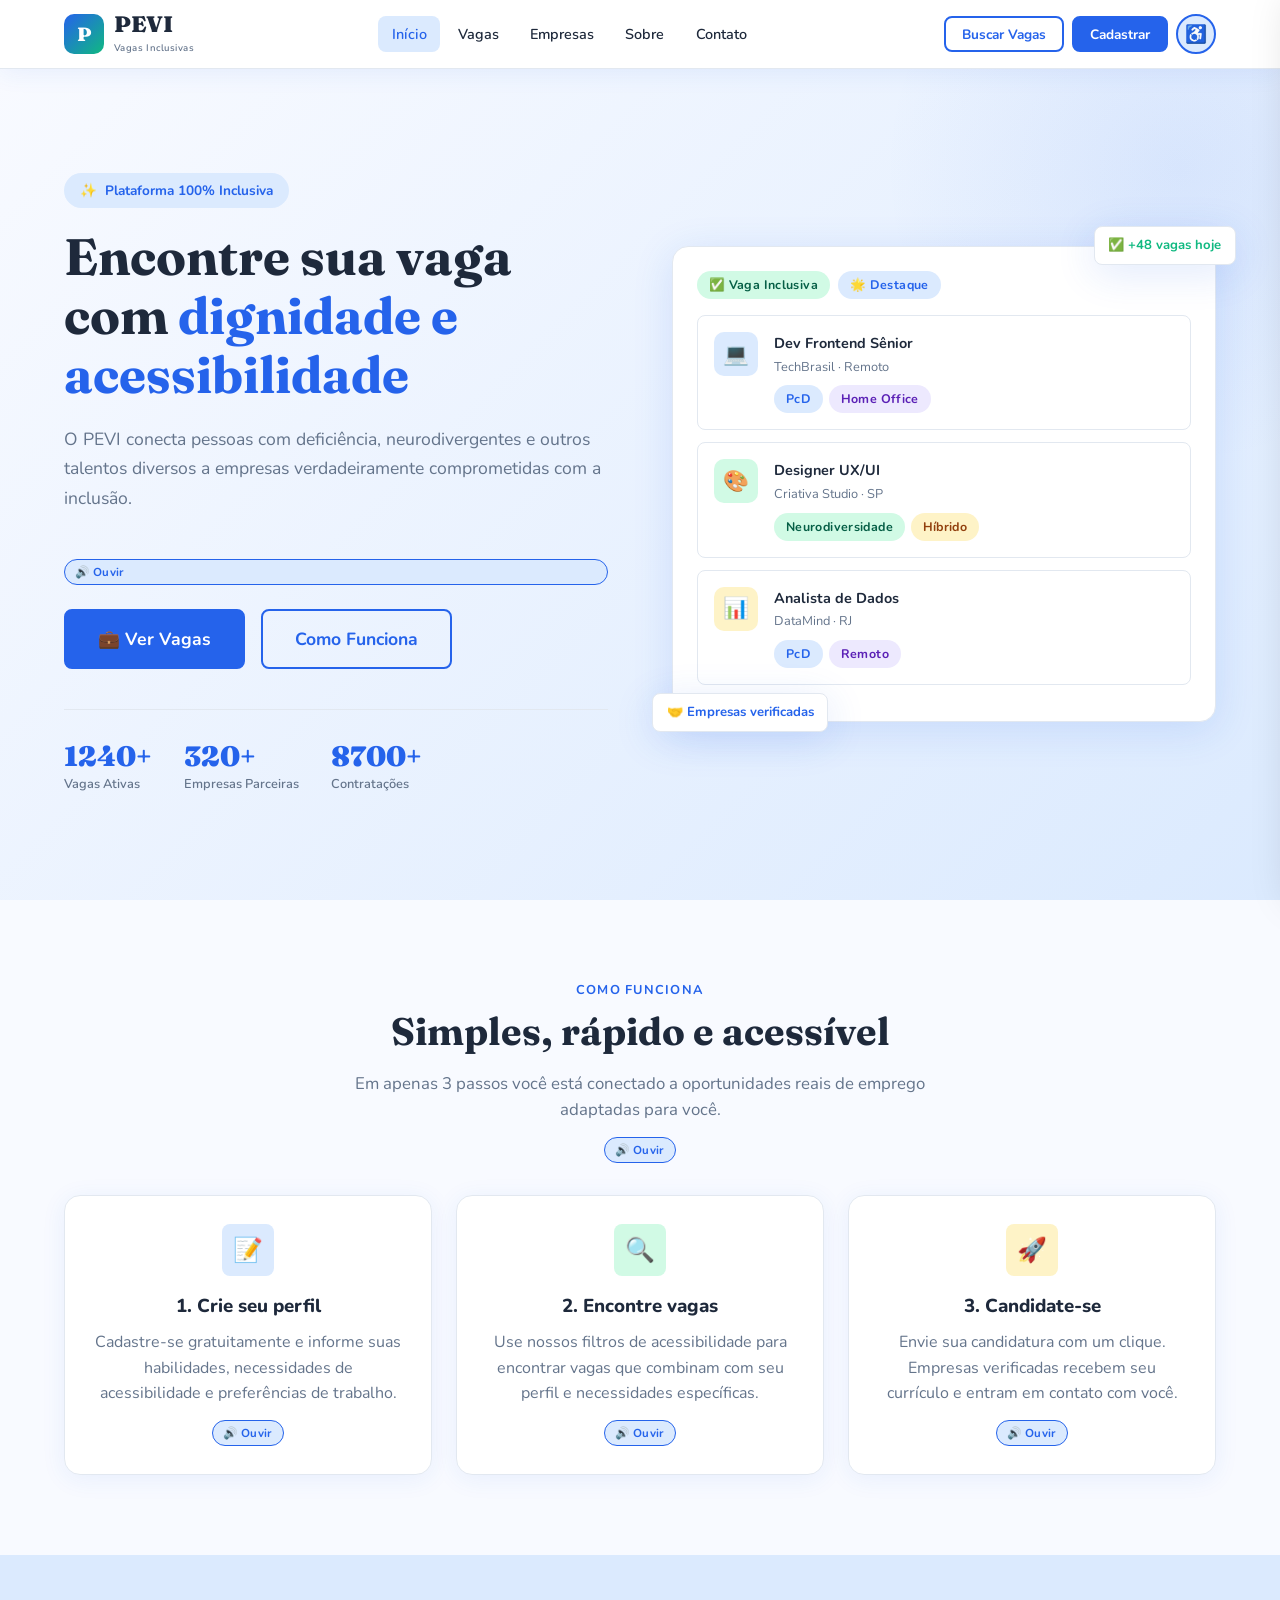
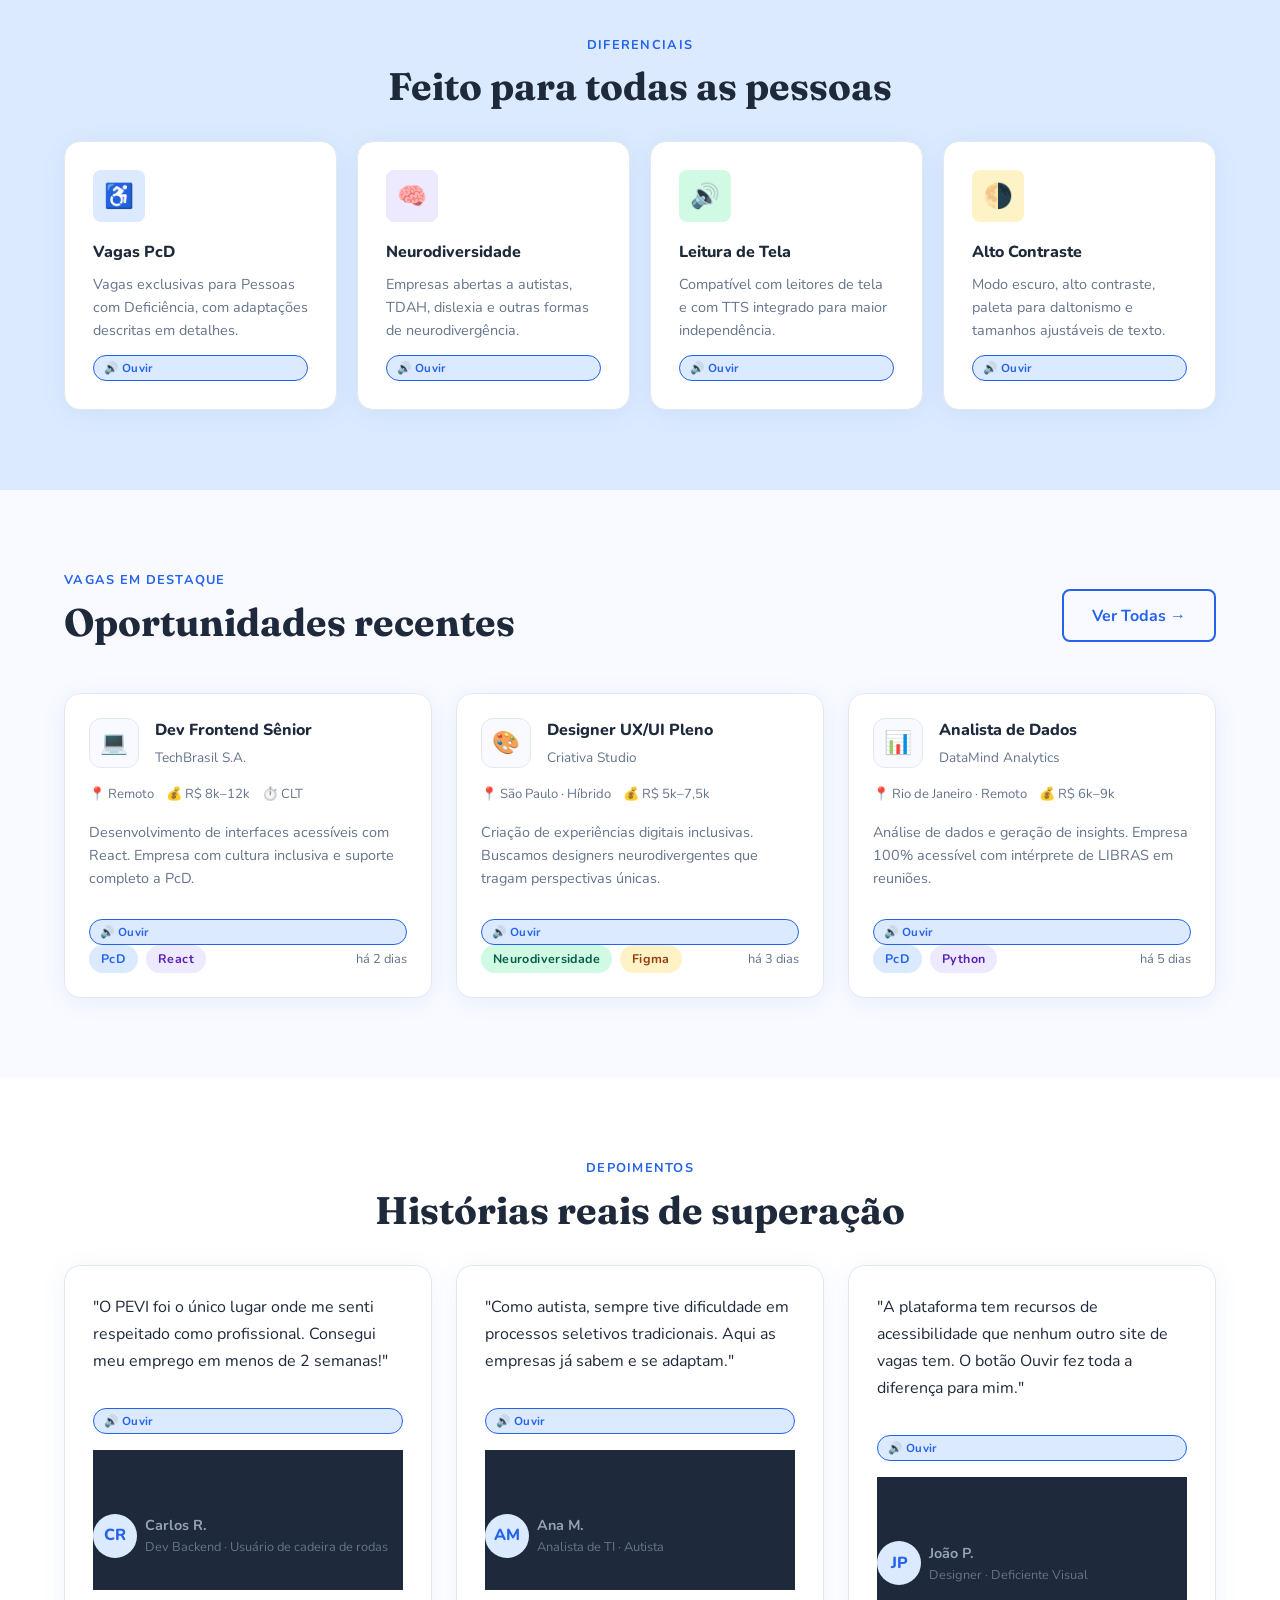
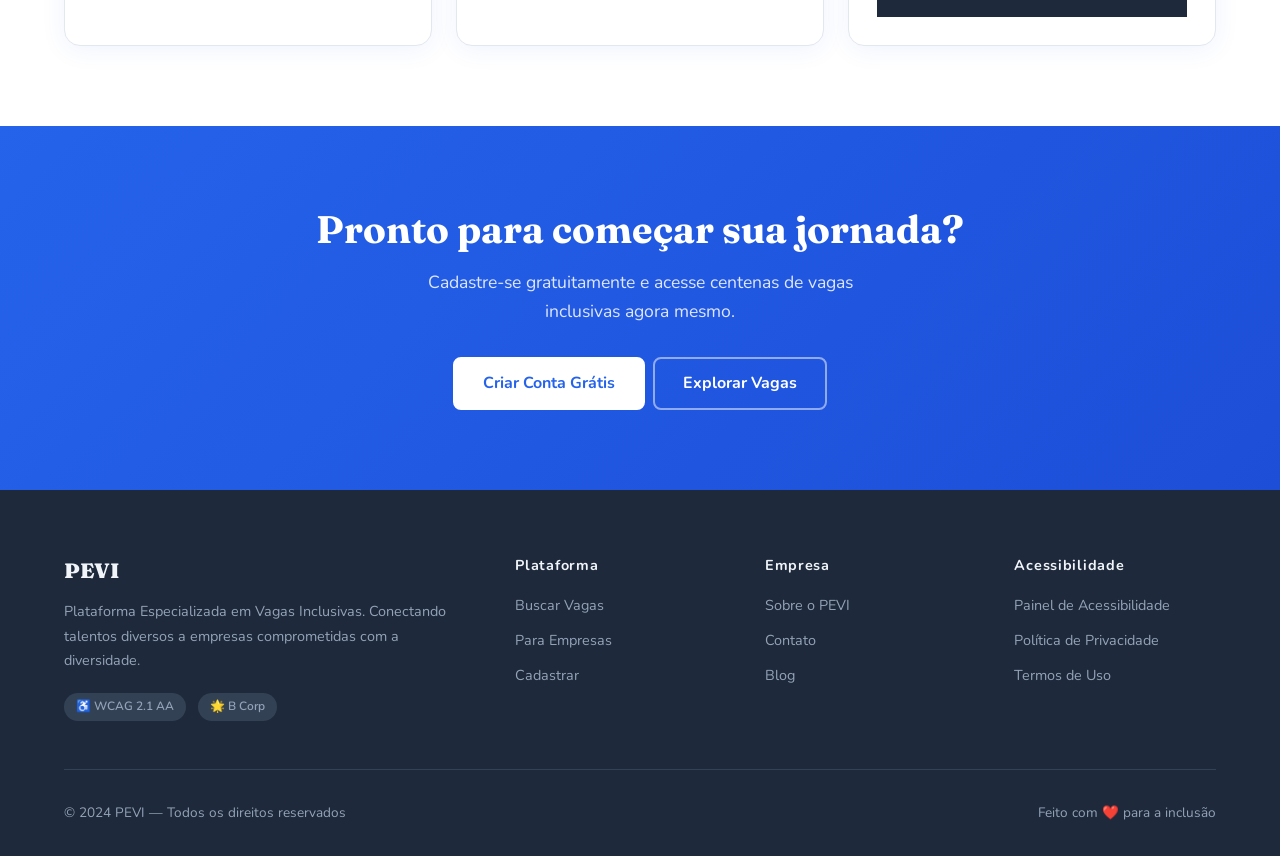
<file: analisar.html>
<!DOCTYPE html>
<html lang="pt-BR">
<head>
  <meta charset="UTF-8" />
  <meta name="viewport" content="width=device-width, initial-scale=1.0" />
  <title>PEVI — Plataforma Especializada em Vagas Inclusivas</title>
  <meta name="description" content="Conectando talentos diversos a empresas inclusivas." />
  <link rel="preconnect" href="https://fonts.googleapis.com">
  <link href="https://fonts.googleapis.com/css2?family=Nunito:wght@400;600;700;800;900&family=Fraunces:ital,wght@0,400;0,700;1,400&display=swap" rel="stylesheet">

  <style>
    /* =============================================
       PEVI — DESIGN SYSTEM
    ============================================= */
    :root {
      --primary: #2563EB;
      --primary-dark: #1D4ED8;
      --primary-light: #DBEAFE;
      --secondary: #10B981;
      --secondary-dark: #059669;
      --accent: #F59E0B;
      --accent-light: #FEF3C7;
      --bg: #F8FAFF;
      --bg-card: #FFFFFF;
      --bg-nav: #FFFFFF;
      --text: #1E293B;
      --text-muted: #64748B;
      --text-light: #94A3B8;
      --border: #E2E8F0;
      --shadow: 0 4px 24px rgba(37,99,235,0.08);
      --shadow-lg: 0 8px 40px rgba(37,99,235,0.14);
      --radius: 16px;
      --radius-sm: 8px;
      --radius-lg: 24px;
      --font-scale: 1;
    }

    /* ALTO CONTRASTE */
    [data-contrast="high"] {
      --primary: #0000CC; --primary-dark: #00008B; --primary-light: #CCE0FF;
      --secondary: #006600; --accent: #CC7700;
      --bg: #FFFFFF; --bg-card: #FFFFFF; --bg-nav: #000000;
      --text: #000000; --text-muted: #111111; --text-light: #333333;
      --border: #000000; --shadow: 0 0 0 2px #000;
    }
    [data-contrast="high"] .nav-link,
    [data-contrast="high"] .logo-text { color: #FFFFFF !important; }
    [data-contrast="high"] * { border-color: #000 !important; }

    /* DALTONISMO - Protanopia/Deuteranopia safe (blue-yellow palette) */
    [data-colorblind="on"] {
      --primary: #0077BB;
      --primary-dark: #005588;
      --primary-light: #CCE8FF;
      --secondary: #EE7733;
      --secondary-dark: #CC5511;
      --accent: #AA3377;
      --accent-light: #F5CCEE;
    }
    [data-colorblind="on"] .badge-green { background: #FFE0B2; color: #7A3B00; }
    [data-colorblind="on"] .badge-blue  { background: #CCE8FF; color: #003366; }
    [data-colorblind="on"] .badge-yellow { background: #F5CCEE; color: #660044; }

    /* TEMA ESCURO */
    [data-theme="dark"] {
      --bg: #0F172A; --bg-card: #1E293B; --bg-nav: #0F172A;
      --text: #F1F5F9; --text-muted: #94A3B8; --text-light: #64748B;
      --border: #334155; --shadow: 0 4px 24px rgba(0,0,0,0.4);
      --shadow-lg: 0 8px 40px rgba(0,0,0,0.5);
      --primary-light: #1E3A5F; --accent-light: #3D2E00;
    }

    /* FONTE */
    [data-font-size="small"]  { --font-scale: 0.875; }
    [data-font-size="normal"] { --font-scale: 1; }
    [data-font-size="large"]  { --font-scale: 1.2; }
    [data-font-size="xlarge"] { --font-scale: 1.45; }

    /* RESET */
    *, *::before, *::after { box-sizing: border-box; margin: 0; padding: 0; }
    html { font-size: calc(16px * var(--font-scale)); scroll-behavior: smooth; }
    body {
      font-family: 'Nunito', sans-serif;
      background: var(--bg); color: var(--text);
      line-height: 1.6; overflow-x: hidden;
      transition: background 0.3s, color 0.3s;
    }

    /* SKIP LINK */
    .skip-link {
      position: absolute; top: -100px; left: 1rem;
      background: var(--primary); color: #fff;
      padding: 0.75rem 1.5rem; border-radius: var(--radius-sm);
      font-weight: 700; z-index: 9999; text-decoration: none;
      transition: top 0.2s;
    }
    .skip-link:focus { top: 1rem; }

    /* FOCUS */
    *:focus-visible { outline: 3px solid var(--primary); outline-offset: 3px; border-radius: 4px; }

    /* SR-ONLY */
    .sr-only {
      position: absolute; width: 1px; height: 1px;
      padding: 0; margin: -1px; overflow: hidden;
      clip: rect(0,0,0,0); white-space: nowrap; border: 0;
    }

    /* ---- NAVBAR ---- */
    .navbar {
      position: fixed; top: 0; left: 0; right: 0; z-index: 1000;
      background: var(--bg-nav); border-bottom: 1px solid var(--border);
      box-shadow: var(--shadow); transition: background 0.3s, border-color 0.3s;
    }
    .nav-inner {
      max-width: 1200px; margin: 0 auto; padding: 0 1.5rem;
      height: 68px; display: flex; align-items: center;
      justify-content: space-between; gap: 1rem;
    }
    .logo { display: flex; align-items: center; gap: 0.6rem; text-decoration: none; cursor: pointer; }
    .logo-icon {
      width: 40px; height: 40px;
      background: linear-gradient(135deg, var(--primary), var(--secondary));
      border-radius: 10px; display: flex; align-items: center; justify-content: center;
      font-size: 1.2rem; color: #fff; font-weight: 900;
      font-family: 'Fraunces', serif; flex-shrink: 0;
    }
    .logo-text { font-size: 1.4rem; font-weight: 900; color: var(--text); font-family: 'Fraunces', serif; line-height: 1; }
    .logo-sub { font-size: 0.6rem; color: var(--text-muted); font-weight: 600; letter-spacing: 0.05em; display: block; }
    .nav-links { display: flex; align-items: center; gap: 0.25rem; list-style: none; }
    .nav-link {
      color: var(--text); text-decoration: none; padding: 0.5rem 0.85rem;
      border-radius: var(--radius-sm); font-weight: 600; font-size: 0.9rem;
      transition: background 0.2s, color 0.2s; cursor: pointer; border: none; background: none;
      font-family: 'Nunito', sans-serif;
    }
    .nav-link:hover, .nav-link.active { background: var(--primary-light); color: var(--primary); }
    .nav-actions { display: flex; align-items: center; gap: 0.5rem; }
    .btn-nav-outline {
      background: transparent; border: 2px solid var(--primary); color: var(--primary);
      padding: 0.4rem 1rem; border-radius: var(--radius-sm); font-weight: 700;
      font-size: 0.85rem; cursor: pointer; transition: all 0.2s; font-family: 'Nunito', sans-serif;
    }
    .btn-nav-outline:hover { background: var(--primary); color: #fff; }
    .btn-nav-primary {
      background: var(--primary); border: 2px solid var(--primary); color: #fff;
      padding: 0.4rem 1rem; border-radius: var(--radius-sm); font-weight: 700;
      font-size: 0.85rem; cursor: pointer; transition: all 0.2s; font-family: 'Nunito', sans-serif;
    }
    .btn-nav-primary:hover { background: var(--primary-dark); border-color: var(--primary-dark); }
    .a11y-nav-btn {
      background: var(--primary-light); border: 2px solid var(--primary);
      color: var(--primary); width: 40px; height: 40px; border-radius: 50%;
      display: flex; align-items: center; justify-content: center;
      cursor: pointer; font-size: 1.1rem; transition: all 0.2s; flex-shrink: 0;
    }
    .a11y-nav-btn:hover { background: var(--primary); color: #fff; }
    .hamburger { display: none; flex-direction: column; gap: 5px; background: none; border: none; cursor: pointer; padding: 0.5rem; border-radius: var(--radius-sm); }
    .hamburger span { display: block; width: 24px; height: 2px; background: var(--text); border-radius: 2px; transition: all 0.3s; }
    .hamburger.open span:nth-child(1) { transform: translateY(7px) rotate(45deg); }
    .hamburger.open span:nth-child(2) { opacity: 0; }
    .hamburger.open span:nth-child(3) { transform: translateY(-7px) rotate(-45deg); }
    .mobile-nav {
      display: none; position: fixed; top: 68px; left: 0; right: 0;
      background: var(--bg-nav); border-bottom: 1px solid var(--border);
      padding: 1rem 1.5rem; z-index: 999; flex-direction: column; gap: 0.5rem;
      box-shadow: var(--shadow-lg);
    }
    .mobile-nav.open { display: flex; }
    .mobile-nav .nav-link { padding: 0.75rem 1rem; width: 100%; }

    /* ---- PAGE LAYOUT ---- */
    #page-container { padding-top: 68px; min-height: 100vh; }
    .page { display: none; animation: fadeSlideIn 0.45s cubic-bezier(0.4,0,0.2,1) forwards; }
    .page.active { display: block; }
    @keyframes fadeSlideIn { from { opacity:0; transform:translateY(20px); } to { opacity:1; transform:translateY(0); } }
    .page-exit { animation: fadeSlideOut 0.25s cubic-bezier(0.4,0,0.2,1) forwards; }
    @keyframes fadeSlideOut { from { opacity:1; transform:translateY(0); } to { opacity:0; transform:translateY(-12px); } }

    /* ---- LAYOUT ---- */
    .container { max-width: 1200px; margin: 0 auto; padding: 0 1.5rem; }
    .section { padding: 5rem 0; }
    .grid-2 { display: grid; grid-template-columns: repeat(2,1fr); gap: 1.5rem; }
    .grid-3 { display: grid; grid-template-columns: repeat(3,1fr); gap: 1.5rem; }
    .grid-4 { display: grid; grid-template-columns: repeat(4,1fr); gap: 1.25rem; }

    /* ---- BUTTONS ---- */
    .btn {
      display: inline-flex; align-items: center; gap: 0.5rem;
      padding: 0.85rem 1.75rem; border-radius: var(--radius-sm);
      font-family: 'Nunito', sans-serif; font-weight: 700; font-size: 1rem;
      cursor: pointer; transition: all 0.2s; border: 2px solid transparent; text-decoration: none;
    }
    .btn-primary { background: var(--primary); color: #fff; border-color: var(--primary); }
    .btn-primary:hover { background: var(--primary-dark); border-color: var(--primary-dark); transform: translateY(-1px); box-shadow: 0 4px 12px rgba(37,99,235,0.3); }
    .btn-outline { background: transparent; color: var(--primary); border-color: var(--primary); }
    .btn-outline:hover { background: var(--primary); color: #fff; transform: translateY(-1px); }
    .btn-lg { padding: 1rem 2rem; font-size: 1.1rem; }

    /* ---- CARDS ---- */
    .card {
      background: var(--bg-card); border: 1px solid var(--border);
      border-radius: var(--radius); padding: 1.75rem; box-shadow: var(--shadow);
      transition: transform 0.2s, box-shadow 0.2s;
    }
    .card:hover { transform: translateY(-3px); box-shadow: var(--shadow-lg); }

    /* ---- BADGES ---- */
    .badge {
      display: inline-flex; align-items: center; gap: 0.35rem;
      padding: 0.25rem 0.75rem; border-radius: 999px;
      font-size: 0.78rem; font-weight: 700; letter-spacing: 0.03em;
    }
    .badge-blue   { background: var(--primary-light); color: var(--primary); }
    .badge-green  { background: #D1FAE5; color: #065F46; }
    .badge-yellow { background: var(--accent-light); color: #92400E; }
    .badge-purple { background: #EDE9FE; color: #5B21B6; }

    /* ---- HERO ---- */
    .hero {
      min-height: calc(100vh - 68px); display: flex; align-items: center;
      background: linear-gradient(135deg, var(--bg) 0%, var(--primary-light) 100%);
      position: relative; overflow: hidden; padding: 4rem 0;
    }
    .hero::before {
      content:''; position:absolute; top:-200px; right:-200px; width:600px; height:600px;
      background: radial-gradient(circle, rgba(37,99,235,0.08) 0%, transparent 70%);
      border-radius:50%; pointer-events:none;
    }
    .hero-content {
      max-width: 1200px; margin: 0 auto; padding: 0 1.5rem;
      display: grid; grid-template-columns: 1fr 1fr; gap: 4rem; align-items: center; position: relative; z-index: 1;
    }
    .hero-eyebrow {
      display: inline-flex; align-items: center; gap: 0.5rem;
      background: var(--primary-light); color: var(--primary);
      padding: 0.4rem 1rem; border-radius: 999px; font-size: 0.85rem;
      font-weight: 700; margin-bottom: 1.25rem;
    }
    .hero-title { font-family: 'Fraunces', serif; font-size: clamp(2rem,4vw,3.2rem); font-weight: 700; line-height: 1.15; color: var(--text); margin-bottom: 1.25rem; }
    .hero-title span { color: var(--primary); }
    .hero-desc { font-size: 1.1rem; color: var(--text-muted); line-height: 1.7; margin-bottom: 2rem; }
    .hero-actions { display: flex; gap: 1rem; flex-wrap: wrap; }
    .hero-stats { display: flex; gap: 2rem; margin-top: 2.5rem; padding-top: 2rem; border-top: 1px solid var(--border); }
    .hero-stat-num { font-size: 1.75rem; font-weight: 900; color: var(--primary); font-family: 'Fraunces', serif; line-height: 1; }
    .hero-stat-label { font-size: 0.8rem; color: var(--text-muted); font-weight: 600; margin-top: 0.25rem; }
    .hero-visual { position: relative; }
    .hero-card-float { background: var(--bg-card); border: 1px solid var(--border); border-radius: var(--radius); padding: 1.5rem; box-shadow: var(--shadow-lg); }
    .hero-card-tag { display: flex; align-items: center; gap: 0.5rem; margin-bottom: 1rem; }
    .job-preview {
      display: flex; align-items: flex-start; gap: 1rem; padding: 1rem;
      border-radius: var(--radius-sm); border: 1px solid var(--border); margin-bottom: 0.75rem;
      transition: background 0.2s; cursor: pointer;
    }
    .job-preview:hover { background: var(--primary-light); }
    .job-logo { width: 44px; height: 44px; border-radius: 10px; display: flex; align-items: center; justify-content: center; font-size: 1.3rem; flex-shrink: 0; }
    .job-title { font-weight: 700; font-size: 0.9rem; color: var(--text); }
    .job-company { font-size: 0.8rem; color: var(--text-muted); margin-top: 0.1rem; }
    .job-tags { display: flex; gap: 0.35rem; flex-wrap: wrap; margin-top: 0.5rem; }
    .float-badge {
      position: absolute; background: var(--bg-card); border: 1px solid var(--border);
      border-radius: var(--radius-sm); padding: 0.5rem 0.85rem; box-shadow: var(--shadow-lg);
      display: flex; align-items: center; gap: 0.5rem; font-size: 0.82rem; font-weight: 700;
      animation: float 4s ease-in-out infinite;
    }
    .float-badge-1 { top: -20px; right: -20px; color: var(--secondary); }
    .float-badge-2 { bottom: -10px; left: -20px; color: var(--primary); }
    @keyframes float { 0%,100% { transform: translateY(0); } 50% { transform: translateY(-8px); } }

    /* ---- SECTION HEADINGS ---- */
    .section-label { font-size: 0.8rem; font-weight: 700; letter-spacing: 0.1em; text-transform: uppercase; color: var(--primary); margin-bottom: 0.5rem; }
    .section-title { font-family: 'Fraunces', serif; font-size: clamp(1.6rem,3vw,2.4rem); font-weight: 700; color: var(--text); line-height: 1.2; margin-bottom: 1rem; }
    .section-desc { font-size: 1.05rem; color: var(--text-muted); max-width: 580px; }
    .feature-icon { width: 52px; height: 52px; border-radius: var(--radius-sm); display: flex; align-items: center; justify-content: center; font-size: 1.5rem; margin-bottom: 1.1rem; flex-shrink: 0; }

    /* ---- JOB CARDS ---- */
    .job-card {
      background: var(--bg-card); border: 1px solid var(--border);
      border-radius: var(--radius); padding: 1.5rem; box-shadow: var(--shadow);
      transition: all 0.2s; cursor: pointer; position: relative; overflow: hidden;
    }
    .job-card::before { content:''; position:absolute; top:0; left:0; width:4px; height:100%; background:var(--primary); opacity:0; transition:opacity 0.2s; }
    .job-card:hover { transform: translateY(-3px); box-shadow: var(--shadow-lg); }
    .job-card:hover::before { opacity: 1; }
    .job-card-header { display: flex; align-items: flex-start; gap: 1rem; margin-bottom: 1rem; }
    .job-card-logo { width: 50px; height: 50px; border-radius: 12px; display: flex; align-items: center; justify-content: center; font-size: 1.4rem; background: var(--bg); border: 1px solid var(--border); flex-shrink: 0; }
    .job-card-name { font-weight: 800; font-size: 1rem; color: var(--text); margin-bottom: 0.2rem; }
    .job-card-company { font-size: 0.85rem; color: var(--text-muted); }
    .job-card-meta { display: flex; gap: 0.75rem; flex-wrap: wrap; margin-bottom: 1rem; font-size: 0.82rem; color: var(--text-muted); }
    .job-card-desc { font-size: 0.9rem; color: var(--text-muted); line-height: 1.6; margin-bottom: 1rem; }
    .job-card-footer { display: flex; align-items: center; justify-content: space-between; flex-wrap: wrap; gap: 0.5rem; }

    /* ---- SEARCH ---- */
    .search-bar {
      background: var(--bg-card); border: 2px solid var(--border); border-radius: var(--radius);
      padding: 1.25rem 1.5rem; display: flex; gap: 1rem; align-items: center;
      box-shadow: var(--shadow); flex-wrap: wrap; margin-bottom: 2rem; transition: border-color 0.2s;
    }
    .search-bar:focus-within { border-color: var(--primary); }
    .search-input-wrap { display: flex; align-items: center; gap: 0.6rem; flex: 1; min-width: 200px; }
    .search-input { border: none; background: none; font-family: 'Nunito', sans-serif; font-size: 1rem; color: var(--text); width: 100%; outline: none; }
    .search-input::placeholder { color: var(--text-light); }
    .search-divider { width: 1px; height: 24px; background: var(--border); flex-shrink: 0; }
    .filter-chips { display: flex; gap: 0.5rem; flex-wrap: wrap; margin-bottom: 1.5rem; }
    .filter-chip {
      padding: 0.4rem 0.9rem; border-radius: 999px; border: 2px solid var(--border);
      background: var(--bg-card); font-family: 'Nunito', sans-serif;
      font-size: 0.85rem; font-weight: 600; color: var(--text); cursor: pointer; transition: all 0.2s;
    }
    .filter-chip:hover { border-color: var(--primary); color: var(--primary); }
    .filter-chip.active { background: var(--primary); border-color: var(--primary); color: #fff; }

    /* ---- FORM ---- */
    .form-group { display: flex; flex-direction: column; gap: 0.4rem; margin-bottom: 1.25rem; }
    .form-label { font-weight: 700; font-size: 0.9rem; color: var(--text); }
    .form-input, .form-select, .form-textarea {
      padding: 0.75rem 1rem; border: 2px solid var(--border); border-radius: var(--radius-sm);
      background: var(--bg); color: var(--text); font-family: 'Nunito', sans-serif;
      font-size: 1rem; transition: border-color 0.2s, box-shadow 0.2s; width: 100%;
    }
    .form-input:focus, .form-select:focus, .form-textarea:focus {
      border-color: var(--primary); box-shadow: 0 0 0 3px rgba(37,99,235,0.15); outline: none;
    }
    .form-textarea { resize: vertical; min-height: 120px; }

    /* ---- MODAL ---- */
    .modal-overlay {
      position: fixed; inset: 0; background: rgba(0,0,0,0.5); z-index: 3000;
      display: flex; align-items: center; justify-content: center; padding: 1rem;
      opacity: 0; pointer-events: none; transition: opacity 0.3s;
    }
    .modal-overlay.open { opacity: 1; pointer-events: all; }
    .modal-overlay.open .modal { transform: translateY(0); }
    .modal {
      background: var(--bg-card); border-radius: var(--radius-lg); padding: 2rem;
      max-width: 520px; width: 100%; max-height: 90vh; overflow-y: auto;
      box-shadow: var(--shadow-lg); transform: translateY(30px); transition: transform 0.3s;
    }
    .modal-header { display: flex; align-items: center; justify-content: space-between; margin-bottom: 1.5rem; }
    .modal-title { font-size: 1.2rem; font-weight: 800; color: var(--text); }
    .modal-close { background: none; border: none; font-size: 1.5rem; cursor: pointer; color: var(--text-muted); padding: 0.25rem; border-radius: 4px; line-height: 1; }

    /* ---- TOAST ---- */
    .toast-container { position: fixed; bottom: 1.5rem; right: 1.5rem; z-index: 5000; display: flex; flex-direction: column; gap: 0.75rem; }
    .toast {
      background: var(--bg-card); border: 1px solid var(--border); border-radius: var(--radius-sm);
      padding: 1rem 1.25rem; box-shadow: var(--shadow-lg); display: flex; align-items: center;
      gap: 0.75rem; min-width: 280px; animation: toastIn 0.3s ease forwards;
    }
    @keyframes toastIn { from { opacity:0; transform:translateX(40px); } to { opacity:1; transform:translateX(0); } }
    .toast.success { border-left: 4px solid var(--secondary); }
    .toast.error   { border-left: 4px solid #EF4444; }
    .toast.info    { border-left: 4px solid var(--primary); }

    /* ---- ACCESSIBILITY PANEL ---- */
    .a11y-overlay {
      position: fixed; inset: 0; background: rgba(0,0,0,0.4); z-index: 1999;
      opacity: 0; pointer-events: none; transition: opacity 0.3s;
    }
    .a11y-overlay.open { opacity: 1; pointer-events: all; }
    .a11y-panel {
      position: fixed; right: -360px; top: 0; bottom: 0; width: 340px;
      background: var(--bg-card); border-left: 1px solid var(--border);
      box-shadow: -8px 0 40px rgba(0,0,0,0.15); z-index: 2000;
      transition: right 0.35s cubic-bezier(0.4,0,0.2,1); overflow-y: auto;
      padding: 1.5rem; display: flex; flex-direction: column; gap: 1.5rem;
    }
    .a11y-panel.open { right: 0; }
    .a11y-header { display: flex; align-items: center; justify-content: space-between; }
    .a11y-title { font-size: 1.1rem; font-weight: 800; color: var(--text); }
    .a11y-close { background: none; border: none; font-size: 1.4rem; cursor: pointer; color: var(--text-muted); padding: 0.25rem; border-radius: 4px; line-height: 1; }
    .a11y-section-title { font-size: 0.75rem; font-weight: 700; letter-spacing: 0.08em; text-transform: uppercase; color: var(--text-muted); margin-bottom: 0.75rem; }
    .a11y-group { display: flex; flex-direction: column; gap: 0.5rem; }
    .a11y-toggle {
      display: flex; align-items: center; gap: 0.75rem; padding: 0.75rem 1rem;
      border-radius: var(--radius-sm); border: 2px solid var(--border);
      background: var(--bg); cursor: pointer; transition: all 0.2s;
      font-family: 'Nunito', sans-serif; font-weight: 600; font-size: 0.9rem;
      color: var(--text); width: 100%; text-align: left;
    }
    .a11y-toggle:hover { border-color: var(--primary); background: var(--primary-light); }
    .a11y-toggle.active { border-color: var(--primary); background: var(--primary-light); color: var(--primary); }
    .a11y-toggle .a11y-icon { font-size: 1.2rem; flex-shrink: 0; }
    .a11y-toggle .toggle-state {
      margin-left: auto; font-size: 0.7rem; font-weight: 800; letter-spacing: 0.05em;
      padding: 0.15rem 0.4rem; border-radius: 4px; background: var(--border); color: var(--text-muted);
    }
    .a11y-toggle.active .toggle-state { background: var(--primary); color: #fff; }
    .font-size-controls { display: flex; gap: 0.5rem; }
    .font-btn {
      flex: 1; padding: 0.6rem; border-radius: var(--radius-sm); border: 2px solid var(--border);
      background: var(--bg); cursor: pointer; font-family: 'Nunito', sans-serif;
      font-weight: 700; color: var(--text); transition: all 0.2s;
    }
    .font-btn:hover { border-color: var(--primary); background: var(--primary-light); color: var(--primary); }
    .font-btn.active { border-color: var(--primary); background: var(--primary); color: #fff; }
    .a11y-reset {
      margin-top: auto; padding: 0.75rem; border-radius: var(--radius-sm);
      border: 2px solid var(--border); background: transparent; cursor: pointer;
      font-family: 'Nunito', sans-serif; font-weight: 700; color: var(--text-muted);
      transition: all 0.2s; font-size: 0.9rem;
    }
    .a11y-reset:hover { border-color: #EF4444; color: #EF4444; }

    /* ---- TTS SPEAK BUTTON ---- */
    .speak-btn {
      display: inline-flex; align-items: center; gap: 0.35rem;
      background: var(--primary-light); border: 1.5px solid var(--primary);
      color: var(--primary); padding: 0.25rem 0.65rem; border-radius: 999px;
      font-size: 0.72rem; font-weight: 700; cursor: pointer;
      font-family: 'Nunito', sans-serif; transition: all 0.18s;
      margin-top: 0.5rem; letter-spacing: 0.03em;
    }
    .speak-btn:hover { background: var(--primary); color: #fff; }
    .speak-btn.speaking { background: #FEF3C7; border-color: var(--accent); color: #92400E; animation: speakPulse 1s ease-in-out infinite; }
    @keyframes speakPulse { 0%,100% { box-shadow: 0 0 0 0 rgba(245,158,11,0.4); } 50% { box-shadow: 0 0 0 6px rgba(245,158,11,0); } }

    /* TTS wrapper */
    .tts-wrap { display: flex; flex-direction: column; gap: 0.3rem; }

    /* ---- STEPS (modal) ---- */
    .steps { display: flex; gap: 0; margin-bottom: 2rem; }
    .step { flex: 1; display: flex; flex-direction: column; align-items: center; position: relative; }
    .step:not(:last-child)::after { content:''; position:absolute; top:20px; left:50%; width:100%; height:2px; background:var(--border); z-index:0; }
    .step-circle { width: 40px; height: 40px; border-radius: 50%; border: 2px solid var(--border); background: var(--bg-card); display: flex; align-items: center; justify-content: center; font-weight: 800; font-size: 0.9rem; color: var(--text-muted); z-index: 1; position: relative; transition: all 0.3s; }
    .step.active .step-circle { background: var(--primary); border-color: var(--primary); color: #fff; }
    .step-label { font-size: 0.75rem; font-weight: 600; color: var(--text-muted); margin-top: 0.5rem; text-align: center; }
    .step.active .step-label { color: var(--primary); }

    /* ---- AVATAR ---- */
    .avatar { border-radius: 50%; background: var(--primary-light); display: flex; align-items: center; justify-content: center; font-weight: 800; color: var(--primary); flex-shrink: 0; }

    /* ---- DIVIDER ---- */
    .divider { border: none; border-top: 1px solid var(--border); margin: 1.5rem 0; }

    /* ---- FOOTER ---- */
    footer { background: #1E293B; color: #94A3B8; padding: 4rem 0 2rem; }
    [data-theme="dark"] footer { background: #020617; }
    .footer-inner { max-width: 1200px; margin: 0 auto; padding: 0 1.5rem; }
    .footer-grid { display: grid; grid-template-columns: 2fr 1fr 1fr 1fr; gap: 3rem; margin-bottom: 3rem; }
    .footer-logo-text { color: #F1F5F9; font-size: 1.3rem; font-weight: 900; font-family: 'Fraunces', serif; }
    .footer-desc { font-size: 0.9rem; line-height: 1.7; margin: 0.75rem 0 1.25rem; }
    .footer-heading { color: #F1F5F9; font-weight: 700; font-size: 0.9rem; letter-spacing: 0.05em; margin-bottom: 1rem; }
    .footer-links { display: flex; flex-direction: column; gap: 0.6rem; list-style: none; }
    .footer-link { color: #94A3B8; text-decoration: none; font-size: 0.9rem; transition: color 0.2s; cursor: pointer; background: none; border: none; font-family: 'Nunito', sans-serif; text-align: left; padding: 0; }
    .footer-link:hover { color: #F1F5F9; }
    .footer-bottom { border-top: 1px solid #334155; padding-top: 2rem; display: flex; align-items: center; justify-content: space-between; flex-wrap: wrap; gap: 1rem; font-size: 0.85rem; }
    .footer-badges { display: flex; gap: 0.75rem; flex-wrap: wrap; }
    .footer-badge { background: #334155; color: #94A3B8; padding: 0.3rem 0.75rem; border-radius: 999px; font-size: 0.75rem; font-weight: 600; }

    /* ---- UTILITY ---- */
    .text-center { text-align: center; }
    .text-muted { color: var(--text-muted); }
    .mb-2 { margin-bottom: 1rem; }
    .mb-3 { margin-bottom: 1.5rem; }
    .mb-4 { margin-bottom: 2rem; }
    .mt-2 { margin-top: 1rem; }
    .gap-1 { gap: 0.5rem; }
    .flex { display: flex; }
    .flex-wrap { flex-wrap: wrap; }
    .align-center { align-items: center; }
    .justify-between { justify-content: space-between; }

    /* ---- ANIMATIONS ---- */
    .animate-in { opacity: 0; transform: translateY(24px); transition: opacity 0.6s ease, transform 0.6s ease; }
    .animate-in.visible { opacity: 1; transform: translateY(0); }
    .animate-in:nth-child(2) { transition-delay: 0.1s; }
    .animate-in:nth-child(3) { transition-delay: 0.2s; }
    .animate-in:nth-child(4) { transition-delay: 0.3s; }

    /* ---- DYSLEXIA ---- */
    [data-dyslexia="on"] body,
    [data-dyslexia="on"] input,
    [data-dyslexia="on"] button,
    [data-dyslexia="on"] textarea {
      font-family: 'Comic Sans MS', 'Trebuchet MS', cursive !important;
      letter-spacing: 0.05em; word-spacing: 0.15em; line-height: 1.9 !important;
    }

    /* ---- REDUCED MOTION ---- */
    [data-motion="reduced"] *, [data-motion="reduced"] *::before, [data-motion="reduced"] *::after {
      animation-duration: 0.01ms !important; transition-duration: 0.1ms !important;
    }

    /* ---- LINK UNDERLINE ---- */
    [data-links="underline"] a { text-decoration: underline !important; }

    /* ---- RESPONSIVE ---- */
    @media (max-width: 968px) {
      .nav-links, .nav-actions { display: none; }
      .hamburger { display: flex; }
      .hero-content { grid-template-columns: 1fr; gap: 2rem; }
      .hero-visual { display: none; }
      .grid-2 { grid-template-columns: 1fr; }
      .grid-3 { grid-template-columns: repeat(2,1fr); }
      .grid-4 { grid-template-columns: repeat(2,1fr); }
      .footer-grid { grid-template-columns: 1fr 1fr; gap: 2rem; }
    }
    @media (max-width: 600px) {
      .grid-3, .grid-4 { grid-template-columns: 1fr; }
      .footer-grid { grid-template-columns: 1fr; }
      .hero-stats { flex-wrap: wrap; gap: 1rem; }
      .section { padding: 3rem 0; }
      .a11y-panel { width: 100%; right: -100%; }
    }
  </style>
</head>
<body>

  <a href="#main-content" class="skip-link">Pular para o conteúdo principal</a>
  <div id="sr-announce" class="sr-only" aria-live="polite" aria-atomic="true"></div>
  <div id="toast-container" class="toast-container" aria-live="polite"></div>

  <!-- ===== NAVBAR ===== -->
  <nav class="navbar" role="navigation" aria-label="Navegação principal">
    <div class="nav-inner">
      <a class="logo" onclick="navigate('home')" role="button" tabindex="0" aria-label="PEVI - Página inicial">
        <div class="logo-icon" aria-hidden="true">P</div>
        <div>
          <span class="logo-text">PEVI</span>
          <span class="logo-sub">Vagas Inclusivas</span>
        </div>
      </a>
      <ul class="nav-links" role="list">
        <li><button class="nav-link active" data-nav="home" onclick="navigate('home')">Início</button></li>
        <li><button class="nav-link" data-nav="vagas" onclick="navigate('vagas')">Vagas</button></li>
        <li><button class="nav-link" data-nav="empresas" onclick="navigate('empresas')">Empresas</button></li>
        <li><button class="nav-link" data-nav="sobre" onclick="navigate('sobre')">Sobre</button></li>
        <li><button class="nav-link" data-nav="contato" onclick="navigate('contato')">Contato</button></li>
      </ul>
      <div class="nav-actions">
        <button class="btn-nav-outline" onclick="navigate('vagas')">Buscar Vagas</button>
        <button class="btn-nav-primary" onclick="openModal('cadastro')">Cadastrar</button>
        <button class="a11y-nav-btn" onclick="openA11yPanel()" aria-label="Abrir painel de acessibilidade" title="Acessibilidade">♿</button>
      </div>
      <button class="hamburger" id="hamburger" onclick="toggleMobileNav()" aria-label="Menu" aria-expanded="false">
        <span></span><span></span><span></span>
      </button>
    </div>
  </nav>

  <nav class="mobile-nav" id="mobile-nav" aria-label="Menu mobile">
    <button class="nav-link" data-nav="home" onclick="navigate('home');toggleMobileNav()">🏠 Início</button>
    <button class="nav-link" data-nav="vagas" onclick="navigate('vagas');toggleMobileNav()">💼 Vagas</button>
    <button class="nav-link" data-nav="empresas" onclick="navigate('empresas');toggleMobileNav()">🏢 Empresas</button>
    <button class="nav-link" data-nav="sobre" onclick="navigate('sobre');toggleMobileNav()">ℹ️ Sobre</button>
    <button class="nav-link" data-nav="contato" onclick="navigate('contato');toggleMobileNav()">📬 Contato</button>
    <hr style="border-color:var(--border);margin:0.5rem 0;" />
    <button class="btn btn-primary" onclick="openModal('cadastro');toggleMobileNav()">Cadastrar Gratuitamente</button>
  </nav>

  <!-- ===== PAGES ===== -->
  <div id="page-container">
    <main id="main-content">

      <!-- ===== HOME ===== -->
      <div class="page active" id="page-home">

        <!-- HERO -->
        <section class="hero" aria-labelledby="hero-title">
          <div class="hero-content">
            <div class="hero-text">
              <div class="hero-eyebrow" aria-hidden="true"><span>✨</span> Plataforma 100% Inclusiva</div>
              <h1 class="hero-title" id="hero-title">
                Encontre sua vaga com <span>dignidade e acessibilidade</span>
              </h1>
              <div class="tts-wrap">
                <p class="hero-desc" id="hero-desc">
                  O PEVI conecta pessoas com deficiência, neurodivergentes e outros talentos diversos a empresas verdadeiramente comprometidas com a inclusão.
                </p>
                <button class="speak-btn" onclick="speakElement('hero-desc')" aria-label="Ouvir descrição">🔊 Ouvir</button>
              </div>
              <div class="hero-actions" style="margin-top:1.5rem;">
                <button class="btn btn-primary btn-lg" onclick="navigate('vagas')">💼 Ver Vagas</button>
                <button class="btn btn-outline btn-lg" onclick="navigate('sobre')">Como Funciona</button>
              </div>
              <div class="hero-stats" role="list" aria-label="Números do PEVI">
                <div role="listitem">
                  <div class="hero-stat-num" data-target="1240" data-suffix="+" aria-label="1240 ou mais vagas ativas">0</div>
                  <div class="hero-stat-label">Vagas Ativas</div>
                </div>
                <div role="listitem">
                  <div class="hero-stat-num" data-target="320" data-suffix="+" aria-label="320 ou mais empresas parceiras">0</div>
                  <div class="hero-stat-label">Empresas Parceiras</div>
                </div>
                <div role="listitem">
                  <div class="hero-stat-num" data-target="8700" data-suffix="+" aria-label="8700 ou mais contratações">0</div>
                  <div class="hero-stat-label">Contratações</div>
                </div>
              </div>
            </div>

            <div class="hero-visual" aria-hidden="true">
              <div class="hero-card-float">
                <div class="hero-card-tag">
                  <span class="badge badge-green">✅ Vaga Inclusiva</span>
                  <span class="badge badge-blue">🌟 Destaque</span>
                </div>
                <div class="job-preview">
                  <div class="job-logo" style="background:#DBEAFE;">💻</div>
                  <div>
                    <div class="job-title">Dev Frontend Sênior</div>
                    <div class="job-company">TechBrasil · Remoto</div>
                    <div class="job-tags"><span class="badge badge-blue">PcD</span><span class="badge badge-purple">Home Office</span></div>
                  </div>
                </div>
                <div class="job-preview">
                  <div class="job-logo" style="background:#D1FAE5;">🎨</div>
                  <div>
                    <div class="job-title">Designer UX/UI</div>
                    <div class="job-company">Criativa Studio · SP</div>
                    <div class="job-tags"><span class="badge badge-green">Neurodiversidade</span><span class="badge badge-yellow">Híbrido</span></div>
                  </div>
                </div>
                <div class="job-preview">
                  <div class="job-logo" style="background:#FEF3C7;">📊</div>
                  <div>
                    <div class="job-title">Analista de Dados</div>
                    <div class="job-company">DataMind · RJ</div>
                    <div class="job-tags"><span class="badge badge-blue">PcD</span><span class="badge badge-purple">Remoto</span></div>
                  </div>
                </div>
              </div>
              <div class="float-badge float-badge-1">✅ +48 vagas hoje</div>
              <div class="float-badge float-badge-2">🤝 Empresas verificadas</div>
            </div>
          </div>
        </section>

        <!-- COMO FUNCIONA -->
        <section class="section" aria-labelledby="como-funciona-title">
          <div class="container">
            <div class="text-center mb-4 animate-in">
              <div class="section-label">Como Funciona</div>
              <h2 class="section-title" id="como-funciona-title">Simples, rápido e acessível</h2>
              <div class="tts-wrap" style="align-items:center;">
                <p class="section-desc" style="margin:0 auto;" id="como-desc">Em apenas 3 passos você está conectado a oportunidades reais de emprego adaptadas para você.</p>
                <button class="speak-btn" onclick="speakElement('como-desc')" aria-label="Ouvir descrição">🔊 Ouvir</button>
              </div>
            </div>
            <div class="grid-3">
              <div class="card text-center animate-in">
                <div class="feature-icon" style="background:#DBEAFE;margin:0 auto 1rem;" aria-hidden="true">📝</div>
                <h3 style="font-weight:800;margin-bottom:0.5rem;" id="step1-h">1. Crie seu perfil</h3>
                <div class="tts-wrap" style="align-items:center;">
                  <p class="text-muted" id="step1-p">Cadastre-se gratuitamente e informe suas habilidades, necessidades de acessibilidade e preferências de trabalho.</p>
                  <button class="speak-btn" onclick="speakElement('step1-p')" aria-label="Ouvir passo 1">🔊 Ouvir</button>
                </div>
              </div>
              <div class="card text-center animate-in">
                <div class="feature-icon" style="background:#D1FAE5;margin:0 auto 1rem;" aria-hidden="true">🔍</div>
                <h3 style="font-weight:800;margin-bottom:0.5rem;">2. Encontre vagas</h3>
                <div class="tts-wrap" style="align-items:center;">
                  <p class="text-muted" id="step2-p">Use nossos filtros de acessibilidade para encontrar vagas que combinam com seu perfil e necessidades específicas.</p>
                  <button class="speak-btn" onclick="speakElement('step2-p')" aria-label="Ouvir passo 2">🔊 Ouvir</button>
                </div>
              </div>
              <div class="card text-center animate-in">
                <div class="feature-icon" style="background:#FEF3C7;margin:0 auto 1rem;" aria-hidden="true">🚀</div>
                <h3 style="font-weight:800;margin-bottom:0.5rem;">3. Candidate-se</h3>
                <div class="tts-wrap" style="align-items:center;">
                  <p class="text-muted" id="step3-p">Envie sua candidatura com um clique. Empresas verificadas recebem seu currículo e entram em contato com você.</p>
                  <button class="speak-btn" onclick="speakElement('step3-p')" aria-label="Ouvir passo 3">🔊 Ouvir</button>
                </div>
              </div>
            </div>
          </div>
        </section>

        <!-- FUNCIONALIDADES -->
        <section class="section" style="background:var(--primary-light);" aria-labelledby="features-title">
          <div class="container">
            <div class="text-center mb-4 animate-in">
              <div class="section-label">Diferenciais</div>
              <h2 class="section-title" id="features-title">Feito para todas as pessoas</h2>
            </div>
            <div class="grid-4">
              <div class="card animate-in">
                <div class="feature-icon" style="background:#DBEAFE;" aria-hidden="true">♿</div>
                <h3 style="font-weight:800;margin-bottom:0.5rem;font-size:1rem;">Vagas PcD</h3>
                <div class="tts-wrap">
                  <p class="text-muted" style="font-size:0.9rem;" id="feat1-p">Vagas exclusivas para Pessoas com Deficiência, com adaptações descritas em detalhes.</p>
                  <button class="speak-btn" onclick="speakElement('feat1-p')" aria-label="Ouvir sobre vagas PcD">🔊 Ouvir</button>
                </div>
              </div>
              <div class="card animate-in">
                <div class="feature-icon" style="background:#EDE9FE;" aria-hidden="true">🧠</div>
                <h3 style="font-weight:800;margin-bottom:0.5rem;font-size:1rem;">Neurodiversidade</h3>
                <div class="tts-wrap">
                  <p class="text-muted" style="font-size:0.9rem;" id="feat2-p">Empresas abertas a autistas, TDAH, dislexia e outras formas de neurodivergência.</p>
                  <button class="speak-btn" onclick="speakElement('feat2-p')" aria-label="Ouvir sobre neurodiversidade">🔊 Ouvir</button>
                </div>
              </div>
              <div class="card animate-in">
                <div class="feature-icon" style="background:#D1FAE5;" aria-hidden="true">🔊</div>
                <h3 style="font-weight:800;margin-bottom:0.5rem;font-size:1rem;">Leitura de Tela</h3>
                <div class="tts-wrap">
                  <p class="text-muted" style="font-size:0.9rem;" id="feat3-p">Compatível com leitores de tela e com TTS integrado para maior independência.</p>
                  <button class="speak-btn" onclick="speakElement('feat3-p')" aria-label="Ouvir sobre leitura de tela">🔊 Ouvir</button>
                </div>
              </div>
              <div class="card animate-in">
                <div class="feature-icon" style="background:#FEF3C7;" aria-hidden="true">🌗</div>
                <h3 style="font-weight:800;margin-bottom:0.5rem;font-size:1rem;">Alto Contraste</h3>
                <div class="tts-wrap">
                  <p class="text-muted" style="font-size:0.9rem;" id="feat4-p">Modo escuro, alto contraste, paleta para daltonismo e tamanhos ajustáveis de texto.</p>
                  <button class="speak-btn" onclick="speakElement('feat4-p')" aria-label="Ouvir sobre alto contraste">🔊 Ouvir</button>
                </div>
              </div>
            </div>
          </div>
        </section>

        <!-- VAGAS DESTAQUE -->
        <section class="section" aria-labelledby="vagas-destaque-title">
          <div class="container">
            <div class="flex align-center justify-between mb-4 animate-in" style="flex-wrap:wrap;gap:1rem;">
              <div>
                <div class="section-label">Vagas em Destaque</div>
                <h2 class="section-title" id="vagas-destaque-title">Oportunidades recentes</h2>
              </div>
              <button class="btn btn-outline" onclick="navigate('vagas')">Ver Todas →</button>
            </div>
            <div class="grid-3">
              <article class="job-card animate-in" onclick="openModal('vaga1')" aria-labelledby="vaga1h">
                <div class="job-card-header">
                  <div class="job-card-logo" aria-hidden="true">💻</div>
                  <div><div class="job-card-name" id="vaga1h">Dev Frontend Sênior</div><div class="job-card-company">TechBrasil S.A.</div></div>
                </div>
                <div class="job-card-meta"><span>📍 Remoto</span><span>💰 R$ 8k–12k</span><span>⏱️ CLT</span></div>
                <div class="tts-wrap">
                  <p class="job-card-desc" id="vaga1-desc">Desenvolvimento de interfaces acessíveis com React. Empresa com cultura inclusiva e suporte completo a PcD.</p>
                  <button class="speak-btn" onclick="event.stopPropagation();speakElement('vaga1-desc')" aria-label="Ouvir sobre esta vaga">🔊 Ouvir</button>
                </div>
                <div class="job-card-footer">
                  <div class="flex gap-1 flex-wrap"><span class="badge badge-blue">PcD</span><span class="badge badge-purple">React</span></div>
                  <span class="text-muted" style="font-size:0.8rem;">há 2 dias</span>
                </div>
              </article>
              <article class="job-card animate-in" onclick="openModal('vaga2')" aria-labelledby="vaga2h">
                <div class="job-card-header">
                  <div class="job-card-logo" aria-hidden="true">🎨</div>
                  <div><div class="job-card-name" id="vaga2h">Designer UX/UI Pleno</div><div class="job-card-company">Criativa Studio</div></div>
                </div>
                <div class="job-card-meta"><span>📍 São Paulo · Híbrido</span><span>💰 R$ 5k–7,5k</span></div>
                <div class="tts-wrap">
                  <p class="job-card-desc" id="vaga2-desc">Criação de experiências digitais inclusivas. Buscamos designers neurodivergentes que tragam perspectivas únicas.</p>
                  <button class="speak-btn" onclick="event.stopPropagation();speakElement('vaga2-desc')" aria-label="Ouvir sobre esta vaga">🔊 Ouvir</button>
                </div>
                <div class="job-card-footer">
                  <div class="flex gap-1 flex-wrap"><span class="badge badge-green">Neurodiversidade</span><span class="badge badge-yellow">Figma</span></div>
                  <span class="text-muted" style="font-size:0.8rem;">há 3 dias</span>
                </div>
              </article>
              <article class="job-card animate-in" onclick="openModal('vaga3')" aria-labelledby="vaga3h">
                <div class="job-card-header">
                  <div class="job-card-logo" aria-hidden="true">📊</div>
                  <div><div class="job-card-name" id="vaga3h">Analista de Dados</div><div class="job-card-company">DataMind Analytics</div></div>
                </div>
                <div class="job-card-meta"><span>📍 Rio de Janeiro · Remoto</span><span>💰 R$ 6k–9k</span></div>
                <div class="tts-wrap">
                  <p class="job-card-desc" id="vaga3-desc">Análise de dados e geração de insights. Empresa 100% acessível com intérprete de LIBRAS em reuniões.</p>
                  <button class="speak-btn" onclick="event.stopPropagation();speakElement('vaga3-desc')" aria-label="Ouvir sobre esta vaga">🔊 Ouvir</button>
                </div>
                <div class="job-card-footer">
                  <div class="flex gap-1 flex-wrap"><span class="badge badge-blue">PcD</span><span class="badge badge-purple">Python</span></div>
                  <span class="text-muted" style="font-size:0.8rem;">há 5 dias</span>
                </div>
              </article>
            </div>
          </div>
        </section>

        <!-- DEPOIMENTOS -->
        <section class="section" style="background:var(--bg-card);" aria-labelledby="dep-title">
          <div class="container">
            <div class="text-center mb-4 animate-in">
              <div class="section-label">Depoimentos</div>
              <h2 class="section-title" id="dep-title">Histórias reais de superação</h2>
            </div>
            <div class="grid-3">
              <blockquote class="card animate-in">
                <div class="tts-wrap">
                  <p style="font-size:1rem;line-height:1.7;margin-bottom:1.25rem;color:var(--text);" id="dep1">"O PEVI foi o único lugar onde me senti respeitado como profissional. Consegui meu emprego em menos de 2 semanas!"</p>
                  <button class="speak-btn" onclick="speakElement('dep1')" aria-label="Ouvir depoimento">🔊 Ouvir</button>
                </div>
                <footer class="flex align-center gap-1" style="margin-top:1rem;">
                  <div class="avatar" style="width:44px;height:44px;font-size:1rem;" aria-hidden="true">CR</div>
                  <div><div style="font-weight:700;font-size:0.9rem;">Carlos R.</div><div class="text-muted" style="font-size:0.8rem;">Dev Backend · Usuário de cadeira de rodas</div></div>
                </footer>
              </blockquote>
              <blockquote class="card animate-in">
                <div class="tts-wrap">
                  <p style="font-size:1rem;line-height:1.7;margin-bottom:1.25rem;color:var(--text);" id="dep2">"Como autista, sempre tive dificuldade em processos seletivos tradicionais. Aqui as empresas já sabem e se adaptam."</p>
                  <button class="speak-btn" onclick="speakElement('dep2')" aria-label="Ouvir depoimento">🔊 Ouvir</button>
                </div>
                <footer class="flex align-center gap-1" style="margin-top:1rem;">
                  <div class="avatar" style="width:44px;height:44px;font-size:1rem;" aria-hidden="true">AM</div>
                  <div><div style="font-weight:700;font-size:0.9rem;">Ana M.</div><div class="text-muted" style="font-size:0.8rem;">Analista de TI · Autista</div></div>
                </footer>
              </blockquote>
              <blockquote class="card animate-in">
                <div class="tts-wrap">
                  <p style="font-size:1rem;line-height:1.7;margin-bottom:1.25rem;color:var(--text);" id="dep3">"A plataforma tem recursos de acessibilidade que nenhum outro site de vagas tem. O botão Ouvir fez toda a diferença para mim."</p>
                  <button class="speak-btn" onclick="speakElement('dep3')" aria-label="Ouvir depoimento">🔊 Ouvir</button>
                </div>
                <footer class="flex align-center gap-1" style="margin-top:1rem;">
                  <div class="avatar" style="width:44px;height:44px;font-size:1rem;" aria-hidden="true">JP</div>
                  <div><div style="font-weight:700;font-size:0.9rem;">João P.</div><div class="text-muted" style="font-size:0.8rem;">Designer · Deficiente Visual</div></div>
                </footer>
              </blockquote>
            </div>
          </div>
        </section>

        <!-- CTA FINAL -->
        <section class="section" style="background:linear-gradient(135deg,var(--primary) 0%,var(--primary-dark) 100%);" aria-labelledby="cta-title">
          <div class="container text-center">
            <div class="animate-in">
              <h2 class="section-title" id="cta-title" style="color:#fff;margin-bottom:1rem;">Pronto para começar sua jornada?</h2>
              <p style="color:rgba(255,255,255,0.85);font-size:1.1rem;margin-bottom:2rem;max-width:500px;margin-left:auto;margin-right:auto;">Cadastre-se gratuitamente e acesse centenas de vagas inclusivas agora mesmo.</p>
              <div class="flex align-center gap-1" style="justify-content:center;flex-wrap:wrap;">
                <button class="btn" style="background:#fff;color:var(--primary);border-color:#fff;" onclick="openModal('cadastro')">Criar Conta Grátis</button>
                <button class="btn" style="background:transparent;color:#fff;border-color:rgba(255,255,255,0.5);" onclick="navigate('vagas')">Explorar Vagas</button>
              </div>
            </div>
          </div>
        </section>

      </div><!-- /home -->

      <!-- ===== VAGAS ===== -->
      <div class="page" id="page-vagas">
        <section class="section">
          <div class="container">
            <div class="mb-4 animate-in">
              <div class="section-label">Oportunidades</div>
              <h1 class="section-title">Vagas Disponíveis</h1>
              <p><span id="jobs-count" aria-live="polite" aria-atomic="true">6 vagas encontradas</span></p>
            </div>
            <div class="search-bar" role="search" aria-label="Busca de vagas">
              <div class="search-input-wrap">
                <span aria-hidden="true">🔍</span>
                <input type="search" id="search-jobs" class="search-input" placeholder="Cargo, empresa ou habilidade..." oninput="filterJobs()" aria-label="Buscar vagas" />
              </div>
              <div class="search-divider" aria-hidden="true"></div>
              <div class="search-input-wrap">
                <span aria-hidden="true">📍</span>
                <input type="text" class="search-input" placeholder="Cidade ou Remoto" aria-label="Localização" />
              </div>
              <button class="btn btn-primary" aria-label="Buscar">Buscar</button>
            </div>
            <div class="filter-chips" role="group" aria-label="Filtros de categoria">
              <button class="filter-chip active" data-filter="all" onclick="setFilter(this,'all')">Todas</button>
              <button class="filter-chip" data-filter="pcd" onclick="setFilter(this,'pcd')">♿ PcD</button>
              <button class="filter-chip" data-filter="neuro" onclick="setFilter(this,'neuro')">🧠 Neurodiversidade</button>
              <button class="filter-chip" data-filter="remoto" onclick="setFilter(this,'remoto')">🏠 Remoto</button>
              <button class="filter-chip" data-filter="hibrido" onclick="setFilter(this,'hibrido')">🏢 Híbrido</button>
              <button class="filter-chip" data-filter="ti" onclick="setFilter(this,'ti')">💻 TI</button>
              <button class="filter-chip" data-filter="design" onclick="setFilter(this,'design')">🎨 Design</button>
            </div>
            <div class="grid-2" id="jobs-grid">
              <article class="job-card animate-in" data-categories="pcd ti remoto" onclick="openModal('vaga1')">
                <div class="job-card-header"><div class="job-card-logo">💻</div><div style="flex:1;"><div class="job-card-name">Dev Frontend Sênior</div><div class="job-card-company">TechBrasil S.A.</div></div><span class="badge badge-green">🟢 Ativa</span></div>
                <div class="job-card-meta"><span>📍 Remoto</span><span>💰 R$ 8k–12k</span><span>⏱️ CLT</span></div>
                <div class="tts-wrap">
                  <p class="job-card-desc" id="jv1">Desenvolvimento de interfaces acessíveis com React e TypeScript. Empresa com cultura inclusiva.</p>
                  <button class="speak-btn" onclick="event.stopPropagation();speakElement('jv1')" aria-label="Ouvir">🔊 Ouvir</button>
                </div>
                <div class="job-card-footer"><div class="flex gap-1 flex-wrap"><span class="badge badge-blue">PcD</span><span class="badge badge-purple">React</span></div><button class="btn btn-primary" style="padding:0.4rem 1rem;font-size:0.85rem;" onclick="event.stopPropagation();openModal('vaga1')">Candidatar</button></div>
              </article>
              <article class="job-card animate-in" data-categories="neuro design hibrido" onclick="openModal('vaga2')">
                <div class="job-card-header"><div class="job-card-logo">🎨</div><div style="flex:1;"><div class="job-card-name">Designer UX/UI Pleno</div><div class="job-card-company">Criativa Studio</div></div><span class="badge badge-green">🟢 Ativa</span></div>
                <div class="job-card-meta"><span>📍 São Paulo · Híbrido</span><span>💰 R$ 5k–7,5k</span></div>
                <div class="tts-wrap">
                  <p class="job-card-desc" id="jv2">Criação de experiências digitais inclusivas. Ambiente acolhedor para neurodivergentes com horários flexíveis.</p>
                  <button class="speak-btn" onclick="event.stopPropagation();speakElement('jv2')" aria-label="Ouvir">🔊 Ouvir</button>
                </div>
                <div class="job-card-footer"><div class="flex gap-1 flex-wrap"><span class="badge badge-green">Neurodiversidade</span><span class="badge badge-yellow">Figma</span></div><button class="btn btn-primary" style="padding:0.4rem 1rem;font-size:0.85rem;" onclick="event.stopPropagation();openModal('vaga2')">Candidatar</button></div>
              </article>
              <article class="job-card animate-in" data-categories="pcd ti remoto" onclick="openModal('vaga3')">
                <div class="job-card-header"><div class="job-card-logo">📊</div><div style="flex:1;"><div class="job-card-name">Analista de Dados</div><div class="job-card-company">DataMind Analytics</div></div><span class="badge badge-green">🟢 Ativa</span></div>
                <div class="job-card-meta"><span>📍 Rio de Janeiro · Remoto</span><span>💰 R$ 6k–9k</span></div>
                <div class="tts-wrap">
                  <p class="job-card-desc" id="jv3">Análise de dados e BI. Empresa com intérprete de LIBRAS e infraestrutura 100% acessível.</p>
                  <button class="speak-btn" onclick="event.stopPropagation();speakElement('jv3')" aria-label="Ouvir">🔊 Ouvir</button>
                </div>
                <div class="job-card-footer"><div class="flex gap-1 flex-wrap"><span class="badge badge-blue">PcD</span><span class="badge badge-purple">Python</span><span class="badge badge-blue">SQL</span></div><button class="btn btn-primary" style="padding:0.4rem 1rem;font-size:0.85rem;" onclick="event.stopPropagation();openModal('vaga3')">Candidatar</button></div>
              </article>
              <article class="job-card animate-in" data-categories="pcd neuro remoto ti">
                <div class="job-card-header"><div class="job-card-logo">🔒</div><div style="flex:1;"><div class="job-card-name">Analista de Segurança</div><div class="job-card-company">SecureNet Brasil</div></div><span class="badge badge-green">🟢 Ativa</span></div>
                <div class="job-card-meta"><span>📍 Remoto</span><span>💰 R$ 7k–10k</span><span>⏱️ PJ</span></div>
                <div class="tts-wrap">
                  <p class="job-card-desc" id="jv4">Monitoramento e resposta a incidentes de segurança. Empresa pioneira em contratação de profissionais com TEA.</p>
                  <button class="speak-btn" onclick="speakElement('jv4')" aria-label="Ouvir">🔊 Ouvir</button>
                </div>
                <div class="job-card-footer"><div class="flex gap-1 flex-wrap"><span class="badge badge-blue">PcD</span><span class="badge badge-green">TEA Welcome</span></div><button class="btn btn-primary" style="padding:0.4rem 1rem;font-size:0.85rem;">Candidatar</button></div>
              </article>
              <article class="job-card animate-in" data-categories="neuro hibrido">
                <div class="job-card-header"><div class="job-card-logo">📝</div><div style="flex:1;"><div class="job-card-name">Redator(a) de Conteúdo</div><div class="job-card-company">ConteúdoVivo</div></div><span class="badge badge-green">🟢 Ativa</span></div>
                <div class="job-card-meta"><span>📍 Belo Horizonte · Híbrido</span><span>💰 R$ 3,5k–5k</span></div>
                <div class="tts-wrap">
                  <p class="job-card-desc" id="jv5">Criação de conteúdo para blogs e redes sociais. Ambiente adaptado para pessoas com TDAH e dislexia.</p>
                  <button class="speak-btn" onclick="speakElement('jv5')" aria-label="Ouvir">🔊 Ouvir</button>
                </div>
                <div class="job-card-footer"><div class="flex gap-1 flex-wrap"><span class="badge badge-green">Neurodiversidade</span><span class="badge badge-yellow">TDAH Friendly</span></div><button class="btn btn-primary" style="padding:0.4rem 1rem;font-size:0.85rem;">Candidatar</button></div>
              </article>
              <article class="job-card animate-in" data-categories="pcd remoto ti">
                <div class="job-card-header"><div class="job-card-logo">☁️</div><div style="flex:1;"><div class="job-card-name">Engenheiro(a) Cloud</div><div class="job-card-company">CloudBR Tech</div></div><span class="badge badge-green">🟢 Ativa</span></div>
                <div class="job-card-meta"><span>📍 Remoto</span><span>💰 R$ 10k–15k</span><span>⏱️ CLT/PJ</span></div>
                <div class="tts-wrap">
                  <p class="job-card-desc" id="jv6">Infraestrutura e DevOps em AWS/Azure. Empresa com programa robusto de cotas e suporte a PcD.</p>
                  <button class="speak-btn" onclick="speakElement('jv6')" aria-label="Ouvir">🔊 Ouvir</button>
                </div>
                <div class="job-card-footer"><div class="flex gap-1 flex-wrap"><span class="badge badge-blue">PcD</span><span class="badge badge-purple">AWS</span><span class="badge badge-blue">DevOps</span></div><button class="btn btn-primary" style="padding:0.4rem 1rem;font-size:0.85rem;">Candidatar</button></div>
              </article>
            </div>
          </div>
        </section>
      </div>

      <!-- ===== EMPRESAS ===== -->
      <div class="page" id="page-empresas">
        <section class="section">
          <div class="container">
            <div class="text-center mb-4 animate-in">
              <div class="section-label">Para Empresas</div>
              <h1 class="section-title">Diversidade que gera resultados</h1>
              <div class="tts-wrap" style="align-items:center;">
                <p class="section-desc" style="margin:0 auto;" id="emp-desc">Encontre talentos incríveis e cumpra sua responsabilidade social com o apoio do PEVI.</p>
                <button class="speak-btn" onclick="speakElement('emp-desc')" aria-label="Ouvir">🔊 Ouvir</button>
              </div>
            </div>
            <div class="grid-3 mb-4">
              <div class="card animate-in text-center">
                <div class="feature-icon" style="background:#DBEAFE;margin:0 auto 1rem;">📋</div>
                <h3 style="font-weight:800;margin-bottom:0.5rem;">Publique Vagas</h3>
                <div class="tts-wrap" style="align-items:center;"><p class="text-muted" id="emp1">Cadastre suas vagas inclusivas gratuitamente e alcance +15.000 candidatos qualificados.</p><button class="speak-btn" onclick="speakElement('emp1')" aria-label="Ouvir">🔊 Ouvir</button></div>
              </div>
              <div class="card animate-in text-center">
                <div class="feature-icon" style="background:#D1FAE5;margin:0 auto 1rem;">🎯</div>
                <h3 style="font-weight:800;margin-bottom:0.5rem;">Match Inteligente</h3>
                <div class="tts-wrap" style="align-items:center;"><p class="text-muted" id="emp2">Nosso algoritmo faz o match entre candidatos e vagas considerando habilidades E necessidades de acessibilidade.</p><button class="speak-btn" onclick="speakElement('emp2')" aria-label="Ouvir">🔊 Ouvir</button></div>
              </div>
              <div class="card animate-in text-center">
                <div class="feature-icon" style="background:#FEF3C7;margin:0 auto 1rem;">📜</div>
                <h3 style="font-weight:800;margin-bottom:0.5rem;">Conformidade Legal</h3>
                <div class="tts-wrap" style="align-items:center;"><p class="text-muted" id="emp3">Auxílio no cumprimento da Lei de Cotas (Lei 8.213/91) com relatórios e consultoria especializada.</p><button class="speak-btn" onclick="speakElement('emp3')" aria-label="Ouvir">🔊 Ouvir</button></div>
              </div>
            </div>
            <div class="card animate-in" style="background:linear-gradient(135deg,var(--primary-light),var(--bg-card));">
              <div class="grid-2" style="align-items:center;">
                <div>
                  <h2 style="font-family:'Fraunces',serif;font-size:1.8rem;margin-bottom:1rem;">Empresas que confiam no PEVI</h2>
                  <div class="grid-2" style="gap:1rem;margin-bottom:1.5rem;">
                    <div style="text-align:center;padding:1rem;background:var(--bg-card);border-radius:var(--radius-sm);border:1px solid var(--border);">
                      <div style="font-size:1.8rem;font-weight:900;color:var(--primary);">320+</div>
                      <div class="text-muted" style="font-size:0.85rem;">Empresas parceiras</div>
                    </div>
                    <div style="text-align:center;padding:1rem;background:var(--bg-card);border-radius:var(--radius-sm);border:1px solid var(--border);">
                      <div style="font-size:1.8rem;font-weight:900;color:var(--secondary);">94%</div>
                      <div class="text-muted" style="font-size:0.85rem;">Taxa de satisfação</div>
                    </div>
                  </div>
                  <button class="btn btn-primary btn-lg" onclick="openModal('empresa-cadastro')">Quero Ser Parceiro</button>
                </div>
                <div style="text-align:center;font-size:5rem;opacity:0.3;" aria-hidden="true">🤝</div>
              </div>
            </div>
          </div>
        </section>
      </div>

      <!-- ===== SOBRE ===== -->
      <div class="page" id="page-sobre">
        <section class="section">
          <div class="container">
            <div class="grid-2" style="align-items:center;gap:4rem;margin-bottom:4rem;">
              <div class="animate-in">
                <div class="section-label">Nossa Missão</div>
                <h1 class="section-title">Inclusão não é favor, é direito</h1>
                <div class="tts-wrap">
                  <p style="color:var(--text-muted);line-height:1.8;margin-bottom:1rem;" id="sobre1">O PEVI nasceu da necessidade de criar uma ponte real entre profissionais com deficiência ou neurodivergência e empresas genuinamente comprometidas com a diversidade.</p>
                  <button class="speak-btn" onclick="speakElement('sobre1')" aria-label="Ouvir">🔊 Ouvir</button>
                </div>
                <div class="tts-wrap" style="margin-top:0.75rem;">
                  <p style="color:var(--text-muted);line-height:1.8;" id="sobre2">Nossa plataforma foi construída por pessoas com deficiência, para pessoas com deficiência — com acessibilidade integrada em cada funcionalidade.</p>
                  <button class="speak-btn" onclick="speakElement('sobre2')" aria-label="Ouvir">🔊 Ouvir</button>
                </div>
                <div class="flex gap-1 flex-wrap" style="margin-top:1.25rem;">
                  <span class="badge badge-blue">♿ Acessível por Design</span>
                  <span class="badge badge-green">🌍 100% Brasileiro</span>
                  <span class="badge badge-purple">🏆 Certificado ONU</span>
                </div>
              </div>
              <div class="card animate-in" style="text-align:center;padding:3rem;">
                <div style="font-size:4rem;margin-bottom:1rem;" aria-hidden="true">♿</div>
                <h2 style="font-family:'Fraunces',serif;font-size:1.5rem;margin-bottom:0.5rem;">Criado com propósito</h2>
                <p class="text-muted">Fundado em 2022, o PEVI já impactou a vida de mais de 8.700 profissionais em todo o Brasil.</p>
              </div>
            </div>
            <div class="text-center mb-4 animate-in"><h2 class="section-title">Nossos valores</h2></div>
            <div class="grid-4">
              <div class="card animate-in text-center"><div style="font-size:2rem;margin-bottom:0.75rem;" aria-hidden="true">❤️</div><h3 style="font-weight:800;font-size:1rem;margin-bottom:0.5rem;">Empatia</h3><p class="text-muted" style="font-size:0.9rem;">Cada decisão é tomada pensando no impacto real na vida das pessoas.</p></div>
              <div class="card animate-in text-center"><div style="font-size:2rem;margin-bottom:0.75rem;" aria-hidden="true">🔍</div><h3 style="font-weight:800;font-size:1rem;margin-bottom:0.5rem;">Transparência</h3><p class="text-muted" style="font-size:0.9rem;">Comunicação clara e honesta com candidatos e empresas.</p></div>
              <div class="card animate-in text-center"><div style="font-size:2rem;margin-bottom:0.75rem;" aria-hidden="true">⚡</div><h3 style="font-weight:800;font-size:1rem;margin-bottom:0.5rem;">Inovação</h3><p class="text-muted" style="font-size:0.9rem;">Tecnologia acessível de ponta para quem mais precisa.</p></div>
              <div class="card animate-in text-center"><div style="font-size:2rem;margin-bottom:0.75rem;" aria-hidden="true">🤝</div><h3 style="font-weight:800;font-size:1rem;margin-bottom:0.5rem;">Parceria</h3><p class="text-muted" style="font-size:0.9rem;">Construímos junto com a comunidade de pessoas com deficiência.</p></div>
            </div>
          </div>
        </section>
      </div>

      <!-- ===== CONTATO ===== -->
      <div class="page" id="page-contato">
        <section class="section">
          <div class="container">
            <div class="grid-2" style="gap:4rem;align-items:flex-start;">
              <div class="animate-in">
                <div class="section-label">Fale Conosco</div>
                <h1 class="section-title">Estamos aqui para ajudar</h1>
                <div class="tts-wrap" style="margin-bottom:2rem;">
                  <p class="section-desc" id="contato-desc">Tem dúvidas, sugestões ou quer saber mais sobre o PEVI? Nossa equipe responde em até 24 horas.</p>
                  <button class="speak-btn" onclick="speakElement('contato-desc')" aria-label="Ouvir">🔊 Ouvir</button>
                </div>
                <div style="display:flex;flex-direction:column;gap:1.25rem;">
                  <div class="flex align-center gap-1">
                    <div style="width:44px;height:44px;background:var(--primary-light);border-radius:var(--radius-sm);display:flex;align-items:center;justify-content:center;font-size:1.2rem;flex-shrink:0;" aria-hidden="true">📧</div>
                    <div><div style="font-weight:700;font-size:0.9rem;">E-mail</div><div class="text-muted">contato@pevi.com.br</div></div>
                  </div>
                  <div class="flex align-center gap-1">
                    <div style="width:44px;height:44px;background:var(--primary-light);border-radius:var(--radius-sm);display:flex;align-items:center;justify-content:center;font-size:1.2rem;flex-shrink:0;" aria-hidden="true">📱</div>
                    <div><div style="font-weight:700;font-size:0.9rem;">WhatsApp Acessível</div><div class="text-muted">(11) 99999-0000</div></div>
                  </div>
                  <div class="flex align-center gap-1">
                    <div style="width:44px;height:44px;background:var(--primary-light);border-radius:var(--radius-sm);display:flex;align-items:center;justify-content:center;font-size:1.2rem;flex-shrink:0;" aria-hidden="true">🤟</div>
                    <div><div style="font-weight:700;font-size:0.9rem;">Atendimento em LIBRAS</div><div class="text-muted">Disponível seg. a sex., 9h–18h</div></div>
                  </div>
                </div>
              </div>
              <div class="card animate-in">
                <h2 style="font-weight:800;margin-bottom:1.5rem;">Enviar mensagem</h2>
                <div class="form-group"><label class="form-label" for="contato-nome">Nome completo *</label><input type="text" id="contato-nome" class="form-input" placeholder="Seu nome" required aria-required="true" /></div>
                <div class="form-group"><label class="form-label" for="contato-email">E-mail *</label><input type="email" id="contato-email" class="form-input" placeholder="seu@email.com" required aria-required="true" /></div>
                <div class="form-group">
                  <label class="form-label" for="contato-assunto">Assunto</label>
                  <select id="contato-assunto" class="form-select">
                    <option>Dúvidas sobre vagas</option>
                    <option>Sou empresa e quero ser parceira</option>
                    <option>Acessibilidade da plataforma</option>
                    <option>Sugestão</option>
                    <option>Outro</option>
                  </select>
                </div>
                <div class="form-group"><label class="form-label" for="contato-msg">Mensagem *</label><textarea id="contato-msg" class="form-textarea" placeholder="Como podemos ajudar?" required aria-required="true"></textarea></div>
                <button class="btn btn-primary" style="width:100%;" onclick="submitContato()">Enviar Mensagem 📨</button>
              </div>
            </div>
          </div>
        </section>
      </div>

    </main>
  </div>

  <!-- ===== FOOTER ===== -->
  <footer role="contentinfo">
    <div class="footer-inner">
      <div class="footer-grid">
        <div>
          <div class="footer-logo-text">PEVI</div>
          <p class="footer-desc">Plataforma Especializada em Vagas Inclusivas. Conectando talentos diversos a empresas comprometidas com a diversidade.</p>
          <div class="footer-badges">
            <span class="footer-badge">♿ WCAG 2.1 AA</span>
            <span class="footer-badge">🌟 B Corp</span>
          </div>
        </div>
        <div>
          <div class="footer-heading">Plataforma</div>
          <ul class="footer-links">
            <li><button class="footer-link" onclick="navigate('vagas')">Buscar Vagas</button></li>
            <li><button class="footer-link" onclick="navigate('empresas')">Para Empresas</button></li>
            <li><button class="footer-link" onclick="openModal('cadastro')">Cadastrar</button></li>
          </ul>
        </div>
        <div>
          <div class="footer-heading">Empresa</div>
          <ul class="footer-links">
            <li><button class="footer-link" onclick="navigate('sobre')">Sobre o PEVI</button></li>
            <li><button class="footer-link" onclick="navigate('contato')">Contato</button></li>
            <li><a class="footer-link" href="#">Blog</a></li>
          </ul>
        </div>
        <div>
          <div class="footer-heading">Acessibilidade</div>
          <ul class="footer-links">
            <li><button class="footer-link" onclick="openA11yPanel()">Painel de Acessibilidade</button></li>
            <li><a class="footer-link" href="#">Política de Privacidade</a></li>
            <li><a class="footer-link" href="#">Termos de Uso</a></li>
          </ul>
        </div>
      </div>
      <div class="footer-bottom">
        <span>© 2024 PEVI — Todos os direitos reservados</span>
        <span>Feito com ❤️ para a inclusão</span>
      </div>
    </div>
  </footer>

  <!-- ===== MODAIS ===== -->
  <div class="modal-overlay" id="modal-cadastro" role="dialog" aria-modal="true" aria-labelledby="modal-cad-title">
    <div class="modal">
      <div class="modal-header">
        <h2 class="modal-title" id="modal-cad-title">Criar sua conta no PEVI</h2>
        <button class="modal-close" onclick="closeModal('cadastro')" aria-label="Fechar">✕</button>
      </div>
      <div class="steps mb-4">
        <div class="step active"><div class="step-circle">1</div><div class="step-label">Dados</div></div>
        <div class="step"><div class="step-circle">2</div><div class="step-label">Perfil</div></div>
        <div class="step"><div class="step-circle">3</div><div class="step-label">Pronto</div></div>
      </div>
      <div class="form-group"><label class="form-label" for="cad-nome">Nome completo *</label><input type="text" id="cad-nome" class="form-input" placeholder="Seu nome completo" required /></div>
      <div class="form-group"><label class="form-label" for="cad-email">E-mail *</label><input type="email" id="cad-email" class="form-input" placeholder="seu@email.com" required /></div>
      <div class="form-group"><label class="form-label" for="cad-senha">Senha *</label><input type="password" id="cad-senha" class="form-input" placeholder="Mínimo 8 caracteres" required /></div>
      <div class="form-group">
        <label class="form-label" for="cad-tipo">Você é... *</label>
        <select id="cad-tipo" class="form-select">
          <option>Candidato(a) buscando emprego</option>
          <option>Empresa buscando talentos</option>
        </select>
      </div>
      <button class="btn btn-primary" style="width:100%;margin-top:0.5rem;" onclick="showToast('✅ Conta criada com sucesso!','success');closeModal('cadastro');">Criar Conta Gratuitamente 🚀</button>
      <p class="text-muted text-center mt-2" style="font-size:0.85rem;">Já tem conta? <a href="#" style="color:var(--primary);font-weight:700;">Entrar</a></p>
    </div>
  </div>

  <div class="modal-overlay" id="modal-vaga1" role="dialog" aria-modal="true" aria-labelledby="mv1-title">
    <div class="modal">
      <div class="modal-header"><h2 class="modal-title" id="mv1-title">Dev Frontend Sênior</h2><button class="modal-close" onclick="closeModal('vaga1')" aria-label="Fechar">✕</button></div>
      <div class="flex gap-1 flex-wrap mb-2"><span class="badge badge-blue">PcD</span><span class="badge badge-green">Remoto</span><span class="badge badge-purple">CLT</span></div>
      <p style="font-weight:700;margin-bottom:0.25rem;">TechBrasil S.A. · R$ 8.000 – 12.000/mês</p>
      <hr class="divider" />
      <h3 style="font-weight:700;margin-bottom:0.5rem;">Sobre a vaga</h3>
      <div class="tts-wrap"><p class="text-muted" style="line-height:1.7;margin-bottom:1rem;" id="mv1-desc">Buscamos um(a) desenvolvedor(a) frontend sênior apaixonado(a) por acessibilidade digital. Você implementará componentes acessíveis seguindo as diretrizes WCAG 2.1.</p><button class="speak-btn" onclick="speakElement('mv1-desc')" aria-label="Ouvir descrição da vaga">🔊 Ouvir</button></div>
      <h3 style="font-weight:700;margin-bottom:0.5rem;margin-top:1rem;">Adaptações disponíveis</h3>
      <ul style="list-style:none;display:flex;flex-direction:column;gap:0.4rem;margin-bottom:1rem;">
        <li>✅ Home office 100%</li><li>✅ Horários flexíveis</li><li>✅ Equipamentos adaptados fornecidos</li><li>✅ Intérprete de LIBRAS em reuniões</li>
      </ul>
      <button class="btn btn-primary" style="width:100%;" onclick="showToast('✅ Candidatura enviada!','success');closeModal('vaga1');">Candidatar-me a esta vaga</button>
    </div>
  </div>

  <div class="modal-overlay" id="modal-vaga2" role="dialog" aria-modal="true" aria-labelledby="mv2-title">
    <div class="modal">
      <div class="modal-header"><h2 class="modal-title" id="mv2-title">Designer UX/UI Pleno</h2><button class="modal-close" onclick="closeModal('vaga2')" aria-label="Fechar">✕</button></div>
      <div class="flex gap-1 flex-wrap mb-2"><span class="badge badge-green">Neurodiversidade</span><span class="badge badge-yellow">Híbrido</span></div>
      <p style="font-weight:700;margin-bottom:0.25rem;">Criativa Studio · R$ 5.000 – 7.500/mês</p>
      <hr class="divider" />
      <h3 style="font-weight:700;margin-bottom:0.5rem;">Sobre a vaga</h3>
      <div class="tts-wrap"><p class="text-muted" style="line-height:1.7;" id="mv2-desc">Criação de interfaces intuitivas e acessíveis. Valorizamos perspectivas únicas de profissionais neurodivergentes que enxergam soluções diferenciadas em design.</p><button class="speak-btn" onclick="speakElement('mv2-desc')" aria-label="Ouvir">🔊 Ouvir</button></div>
      <h3 style="font-weight:700;margin-bottom:0.5rem;margin-top:1rem;">Ambiente inclusivo</h3>
      <ul style="list-style:none;display:flex;flex-direction:column;gap:0.4rem;margin-bottom:1rem;">
        <li>✅ Horários flexíveis para TDAH</li><li>✅ Comunicação assíncrona preferencial</li><li>✅ Sala de descompressão no escritório</li>
      </ul>
      <button class="btn btn-primary" style="width:100%;" onclick="showToast('✅ Candidatura enviada!','success');closeModal('vaga2');">Candidatar-me a esta vaga</button>
    </div>
  </div>

  <div class="modal-overlay" id="modal-vaga3" role="dialog" aria-modal="true" aria-labelledby="mv3-title">
    <div class="modal">
      <div class="modal-header"><h2 class="modal-title" id="mv3-title">Analista de Dados</h2><button class="modal-close" onclick="closeModal('vaga3')" aria-label="Fechar">✕</button></div>
      <div class="flex gap-1 flex-wrap mb-2"><span class="badge badge-blue">PcD</span><span class="badge badge-purple">Remoto</span></div>
      <p style="font-weight:700;margin-bottom:0.25rem;">DataMind Analytics · R$ 6.000 – 9.000/mês</p>
      <hr class="divider" />
      <h3 style="font-weight:700;margin-bottom:0.5rem;">Sobre a vaga</h3>
      <div class="tts-wrap"><p class="text-muted" style="line-height:1.7;" id="mv3-desc">Análise de grandes volumes de dados para geração de insights estratégicos. Empresa com infraestrutura 100% acessível e time diverso.</p><button class="speak-btn" onclick="speakElement('mv3-desc')" aria-label="Ouvir">🔊 Ouvir</button></div>
      <h3 style="font-weight:700;margin-bottom:0.5rem;margin-top:1rem;">Acessibilidade garantida</h3>
      <ul style="list-style:none;display:flex;flex-direction:column;gap:0.4rem;margin-bottom:1rem;">
        <li>✅ Intérprete de LIBRAS em todas as reuniões</li><li>✅ Ferramentas com acessibilidade completa</li><li>✅ Suporte de RH especializado em inclusão</li>
      </ul>
      <button class="btn btn-primary" style="width:100%;" onclick="showToast('✅ Candidatura enviada!','success');closeModal('vaga3');">Candidatar-me a esta vaga</button>
    </div>
  </div>

  <div class="modal-overlay" id="modal-empresa-cadastro" role="dialog" aria-modal="true" aria-labelledby="memp-title">
    <div class="modal">
      <div class="modal-header"><h2 class="modal-title" id="memp-title">Seja uma empresa parceira</h2><button class="modal-close" onclick="closeModal('empresa-cadastro')" aria-label="Fechar">✕</button></div>
      <div class="form-group"><label class="form-label" for="emp-nome">Nome da empresa *</label><input type="text" id="emp-nome" class="form-input" placeholder="Razão social ou nome fantasia" /></div>
      <div class="form-group"><label class="form-label" for="emp-cnpj">CNPJ *</label><input type="text" id="emp-cnpj" class="form-input" placeholder="00.000.000/0000-00" /></div>
      <div class="form-group"><label class="form-label" for="emp-email">E-mail corporativo *</label><input type="email" id="emp-email" class="form-input" placeholder="rh@empresa.com.br" /></div>
      <div class="form-group">
        <label class="form-label" for="emp-setor">Setor *</label>
        <select id="emp-setor" class="form-select"><option>Tecnologia</option><option>Saúde</option><option>Educação</option><option>Financeiro</option><option>Varejo</option><option>Outro</option></select>
      </div>
      <button class="btn btn-primary" style="width:100%;" onclick="showToast('✅ Cadastro enviado! Entraremos em contato.','success');closeModal('empresa-cadastro');">Enviar Cadastro</button>
    </div>
  </div>

  <!-- ===== PAINEL DE ACESSIBILIDADE ===== -->
  <div class="a11y-overlay" id="a11y-overlay" onclick="closeA11yPanel()" aria-hidden="true"></div>
  <aside class="a11y-panel" id="a11y-panel" role="complementary" aria-label="Painel de acessibilidade">
    <div class="a11y-header">
      <div class="a11y-title">♿ Acessibilidade</div>
      <button class="a11y-close" id="a11y-close-btn" onclick="closeA11yPanel()" aria-label="Fechar painel">✕</button>
    </div>

    <div>
      <div class="a11y-section-title">Tamanho do Texto</div>
      <div class="font-size-controls" role="group" aria-label="Tamanho da fonte">
        <button class="font-btn" data-size="small"  onclick="setFontSize('small')"  aria-label="Fonte pequena">A-</button>
        <button class="font-btn active" data-size="normal" onclick="setFontSize('normal')" aria-label="Fonte normal">A</button>
        <button class="font-btn" data-size="large"  onclick="setFontSize('large')"  aria-label="Fonte grande">A+</button>
        <button class="font-btn" data-size="xlarge" onclick="setFontSize('xlarge')" aria-label="Fonte extra grande">A++</button>
      </div>
    </div>

    <div class="a11y-group">
      <div class="a11y-section-title">Visual</div>
      <button class="a11y-toggle" id="btn-contrast" onclick="toggleContrast()" aria-pressed="false">
        <span class="a11y-icon" aria-hidden="true">🔆</span> Alto Contraste
        <span class="toggle-state">OFF</span>
      </button>
      <button class="a11y-toggle" id="btn-dark" onclick="toggleDarkMode()" aria-pressed="false">
        <span class="a11y-icon" aria-hidden="true">🌙</span> Modo Escuro
        <span class="toggle-state">OFF</span>
      </button>
      <button class="a11y-toggle" id="btn-colorblind" onclick="toggleColorblind()" aria-pressed="false">
        <span class="a11y-icon" aria-hidden="true">👁️</span> Modo Daltonismo
        <span class="toggle-state">OFF</span>
      </button>
      <button class="a11y-toggle" id="btn-dyslexia" onclick="toggleDyslexia()" aria-pressed="false">
        <span class="a11y-icon" aria-hidden="true">📖</span> Fonte para Dislexia
        <span class="toggle-state">OFF</span>
      </button>
    </div>

    <div class="a11y-group">
      <div class="a11y-section-title">Interação</div>
      <button class="a11y-toggle" id="btn-tts" onclick="toggleGlobalTTS()" aria-pressed="false">
        <span class="a11y-icon" aria-hidden="true">🔊</span> TTS ao Passar Mouse
        <span class="toggle-state">OFF</span>
      </button>
      <button class="a11y-toggle" id="btn-motion" onclick="toggleMotion()" aria-pressed="false">
        <span class="a11y-icon" aria-hidden="true">✋</span> Reduzir Movimento
        <span class="toggle-state">OFF</span>
      </button>
      <button class="a11y-toggle" id="btn-links" onclick="toggleLinks()" aria-pressed="false">
        <span class="a11y-icon" aria-hidden="true">🔗</span> Sublinhar Links
        <span class="toggle-state">OFF</span>
      </button>
      <button class="a11y-toggle" id="btn-cursor" onclick="toggleCursor()" aria-pressed="false">
        <span class="a11y-icon" aria-hidden="true">🖱️</span> Cursor Grande
        <span class="toggle-state">OFF</span>
      </button>
    </div>

    <!-- NOVO: Botão para VLibras dentro do painel de acessibilidade -->
    <div class="a11y-group">
      <div class="a11y-section-title">Língua de Sinais</div>
      <button class="a11y-toggle" id="btn-vlibras" onclick="openVLibras()" aria-pressed="false">
        <span class="a11y-icon" aria-hidden="true">🤟</span> Libras (VLibras)
        <span class="toggle-state">Ativar</span>
      </button>
    </div>

    <button class="a11y-reset" onclick="resetA11y()" aria-label="Redefinir todas as configurações">🔄 Redefinir Configurações</button>
  </aside>

  <!-- ===== JAVASCRIPT ===== -->
  <script>
  // ===== STATE =====
  const state = {
    currentPage: 'home',
    a11y: {
      contrast: 'normal', theme: 'light', fontSize: 'normal',
      dyslexia: false, motion: false, tts: false, links: false,
      cursor: false, colorblind: false
    },
    ttsHoverActive: false,
    activeSpeakBtn: null,
  };

  // ===== ROUTER =====
  function navigate(pageId, pushState = true) {
    const currentEl = document.querySelector('.page.active');
    const nextEl = document.getElementById('page-' + pageId);
    if (!nextEl || pageId === state.currentPage) return;
    if (currentEl) { currentEl.classList.remove('active'); currentEl.style.display = 'none'; }
    nextEl.style.display = 'block';
    nextEl.offsetHeight; // reflow
    nextEl.classList.add('active');
    state.currentPage = pageId;
    window.scrollTo({ top: 0, behavior: 'smooth' });
    updateNavActive(pageId);
    observeAnimations();
    if (pushState) history.pushState({ page: pageId }, '', '#' + pageId);
  }

  function updateNavActive(pageId) {
    document.querySelectorAll('[data-nav]').forEach(el => {
      el.classList.toggle('active', el.dataset.nav === pageId);
    });
  }

  window.addEventListener('popstate', e => navigate(e.state?.page || 'home', false));

  // ===== A11Y PANEL =====
  const a11yPanel  = document.getElementById('a11y-panel');
  const a11yOverlay = document.getElementById('a11y-overlay');

  function openA11yPanel() {
    a11yPanel.classList.add('open');
    a11yOverlay.classList.add('open');
    document.getElementById('a11y-close-btn').focus();
    document.body.style.overflow = 'hidden';
    announceToSR('Painel de acessibilidade aberto');
  }
  function closeA11yPanel() {
    a11yPanel.classList.remove('open');
    a11yOverlay.classList.remove('open');
    document.body.style.overflow = '';
  }

  // ---- helpers ----
  function setToggle(id, active) {
    const btn = document.getElementById(id);
    if (!btn) return;
    btn.classList.toggle('active', active);
    btn.setAttribute('aria-pressed', active);
    const ts = btn.querySelector('.toggle-state');
    if (ts) ts.textContent = active ? 'ON' : 'OFF';
  }

  // ===== FONT SIZE =====
  function setFontSize(size) {
    state.a11y.fontSize = size;
    document.documentElement.dataset.fontSize = size;
    document.querySelectorAll('.font-btn').forEach(b => b.classList.toggle('active', b.dataset.size === size));
    saveA11yPrefs();
    announceToSR('Tamanho de fonte: ' + size);
  }

  // ===== CONTRAST =====
  function toggleContrast() {
    const on = state.a11y.contrast !== 'high';
    state.a11y.contrast = on ? 'high' : 'normal';
    document.documentElement.dataset.contrast = on ? 'high' : '';
    setToggle('btn-contrast', on);
    saveA11yPrefs();
    announceToSR(on ? 'Alto contraste ativado' : 'Contraste normal ativado');
  }

  // ===== DARK MODE =====
  function toggleDarkMode() {
    const on = state.a11y.theme !== 'dark';
    state.a11y.theme = on ? 'dark' : 'light';
    document.documentElement.dataset.theme = on ? 'dark' : '';
    setToggle('btn-dark', on);
    saveA11yPrefs();
    announceToSR(on ? 'Modo escuro ativado' : 'Modo claro ativado');
  }

  // ===== COLORBLIND =====
  function toggleColorblind() {
    state.a11y.colorblind = !state.a11y.colorblind;
    document.documentElement.dataset.colorblind = state.a11y.colorblind ? 'on' : '';
    setToggle('btn-colorblind', state.a11y.colorblind);
    saveA11yPrefs();
    announceToSR(state.a11y.colorblind ? 'Modo daltonismo ativado (paleta acessível)' : 'Cores normais restauradas');
  }

  // ===== DYSLEXIA =====
  function toggleDyslexia() {
    state.a11y.dyslexia = !state.a11y.dyslexia;
    document.documentElement.dataset.dyslexia = state.a11y.dyslexia ? 'on' : '';
    setToggle('btn-dyslexia', state.a11y.dyslexia);
    saveA11yPrefs();
    announceToSR(state.a11y.dyslexia ? 'Fonte para dislexia ativada' : 'Fonte normal restaurada');
  }

  // ===== MOTION =====
  function toggleMotion() {
    state.a11y.motion = !state.a11y.motion;
    document.documentElement.dataset.motion = state.a11y.motion ? 'reduced' : '';
    setToggle('btn-motion', state.a11y.motion);
    saveA11yPrefs();
    announceToSR(state.a11y.motion ? 'Movimento reduzido ativado' : 'Movimento normal restaurado');
  }

  // ===== LINKS =====
  function toggleLinks() {
    state.a11y.links = !state.a11y.links;
    document.documentElement.dataset.links = state.a11y.links ? 'underline' : '';
    setToggle('btn-links', state.a11y.links);
    saveA11yPrefs();
    announceToSR(state.a11y.links ? 'Sublinhado de links ativado' : 'Sublinhado de links desativado');
  }

  // ===== CURSOR =====
  function toggleCursor() {
    state.a11y.cursor = !state.a11y.cursor;
    document.body.style.cursor = state.a11y.cursor
      ? `url("data:image/svg+xml,%3Csvg xmlns='http://www.w3.org/2000/svg' width='32' height='32' viewBox='0 0 32 32'%3E%3Cpath d='M0 0 L0 28 L8 20 L14 32 L18 30 L12 18 L24 18 Z' fill='%232563EB' stroke='white' stroke-width='2'/%3E%3C/svg%3E") 0 0, auto`
      : '';
    setToggle('btn-cursor', state.a11y.cursor);
    saveA11yPrefs();
    announceToSR(state.a11y.cursor ? 'Cursor grande ativado' : 'Cursor normal restaurado');
  }

  // ===== GLOBAL TTS (hover) =====
  let ttsHoverHandler = null;
  function toggleGlobalTTS() {
    state.a11y.tts = !state.a11y.tts;
    setToggle('btn-tts', state.a11y.tts);
    if (state.a11y.tts) {
      showToast('🔊 TTS ativado — passe o mouse sobre parágrafos e títulos', 'info');
      ttsHoverHandler = e => {
        const el = e.target.closest('p,h1,h2,h3,li,blockquote');
        if (el) { stopTTS(); speakText(el.textContent); }
      };
      document.addEventListener('mouseover', ttsHoverHandler);
    } else {
      stopTTS();
      if (ttsHoverHandler) { document.removeEventListener('mouseover', ttsHoverHandler); ttsHoverHandler = null; }
      showToast('🔇 TTS desativado', 'info');
    }
    saveA11yPrefs();
    announceToSR(state.a11y.tts ? 'Leitura por hover ativada' : 'Leitura por hover desativada');
  }

  // ===== ABRIR VLIBRAS (mostrar o widget e anunciar) =====
  function openVLibras() {
    const vlibrasButton = document.querySelector('[vw-access-button]');
    if (vlibrasButton) {
      // Simula clique no botão do VLibras para abrir o avatar
      vlibrasButton.click();
      showToast('🤟 Tradutor Libras ativado. Clique no ícone flutuante para abrir o avatar.', 'info');
      announceToSR('Tradutor VLibras ativado. Use o botão flutuante para traduzir para Libras.');
    } else {
      showToast('⚠️ O VLibras já está disponível. Procure o ícone flutuante no canto inferior direito.', 'info');
    }
    // Fecha o painel de acessibilidade após acionar (opcional)
    closeA11yPanel();
  }

  // ===== RESET =====
  function resetA11y() {
    state.a11y = { contrast:'normal', theme:'light', fontSize:'normal', dyslexia:false, motion:false, tts:false, links:false, cursor:false, colorblind:false };
    ['contrast','theme','dyslexia','motion','links','colorblind','fontSize'].forEach(k => {
      if (k === 'fontSize') document.documentElement.dataset.fontSize = 'normal';
      else document.documentElement.removeAttribute('data-' + k);
    });
    document.body.style.cursor = '';
    stopTTS();
    if (ttsHoverHandler) { document.removeEventListener('mouseover', ttsHoverHandler); ttsHoverHandler = null; }
    ['btn-contrast','btn-dark','btn-colorblind','btn-dyslexia','btn-tts','btn-motion','btn-links','btn-cursor'].forEach(id => setToggle(id, false));
    document.querySelectorAll('.font-btn').forEach(b => b.classList.toggle('active', b.dataset.size === 'normal'));
    localStorage.removeItem('pevi-a11y');
    showToast('✅ Configurações redefinidas', 'success');
    announceToSR('Todas as configurações de acessibilidade foram redefinidas');
  }

  // ===== PERSIST =====
  function saveA11yPrefs() {
    try { localStorage.setItem('pevi-a11y', JSON.stringify(state.a11y)); } catch(e) {}
  }
  function loadA11yPrefs() {
    try {
      const saved = localStorage.getItem('pevi-a11y');
      if (!saved) return;
      const p = JSON.parse(saved);
      Object.assign(state.a11y, p);
      if (p.contrast === 'high') document.documentElement.dataset.contrast = 'high';
      if (p.theme === 'dark') document.documentElement.dataset.theme = 'dark';
      if (p.colorblind) document.documentElement.dataset.colorblind = 'on';
      if (p.dyslexia) document.documentElement.dataset.dyslexia = 'on';
      if (p.motion) document.documentElement.dataset.motion = 'reduced';
      if (p.links) document.documentElement.dataset.links = 'underline';
      document.documentElement.dataset.fontSize = p.fontSize || 'normal';
      if (p.contrast === 'high') setToggle('btn-contrast', true);
      if (p.theme === 'dark') setToggle('btn-dark', true);
      if (p.colorblind) setToggle('btn-colorblind', true);
      if (p.dyslexia) setToggle('btn-dyslexia', true);
      if (p.motion) setToggle('btn-motion', true);
      if (p.links) setToggle('btn-links', true);
      if (p.cursor) { setToggle('btn-cursor', true); toggleCursor(); }
      document.querySelectorAll('.font-btn').forEach(b => b.classList.toggle('active', b.dataset.size === (p.fontSize || 'normal')));
    } catch(e) {}
  }

  // ===== TTS ENGINE =====
  function speakText(text) {
    if (!text || !text.trim()) return;
    stopTTS();
    const utt = new SpeechSynthesisUtterance(text.trim().substring(0, 500));
    utt.lang = 'pt-BR'; utt.rate = 0.9; utt.pitch = 1; utt.volume = 1;
    const voices = speechSynthesis.getVoices();
    const ptVoice = voices.find(v => v.lang.startsWith('pt'));
    if (ptVoice) utt.voice = ptVoice;
    utt.onend = () => { if (state.activeSpeakBtn) { state.activeSpeakBtn.classList.remove('speaking'); state.activeSpeakBtn.textContent = '🔊 Ouvir'; state.activeSpeakBtn = null; } };
    speechSynthesis.speak(utt);
  }

  function speakElement(id) {
    const el = document.getElementById(id);
    if (!el) return;

    const wrap = el.closest('.tts-wrap') || el.parentElement;
    const btn = wrap ? wrap.querySelector('.speak-btn') : null;

    if (state.activeSpeakBtn === btn && speechSynthesis.speaking) {
      stopTTS(); return;
    }

    if (state.activeSpeakBtn) { state.activeSpeakBtn.classList.remove('speaking'); state.activeSpeakBtn.textContent = '🔊 Ouvir'; }

    state.activeSpeakBtn = btn;
    if (btn) { btn.classList.add('speaking'); btn.textContent = '⏹ Parar'; }

    speakText(el.textContent);
  }

  function stopTTS() {
    speechSynthesis.cancel();
    if (state.activeSpeakBtn) {
      state.activeSpeakBtn.classList.remove('speaking');
      state.activeSpeakBtn.textContent = '🔊 Ouvir';
      state.activeSpeakBtn = null;
    }
  }

  // ===== SR ANNOUNCE =====
  function announceToSR(msg) {
    const r = document.getElementById('sr-announce');
    if (!r) return;
    r.textContent = '';
    setTimeout(() => r.textContent = msg, 50);
  }

  // ===== TOAST =====
  function showToast(message, type = 'info', duration = 3500) {
    const container = document.getElementById('toast-container');
    if (!container) return;
    const icons = { success:'✅', error:'❌', info:'ℹ️' };
    const toast = document.createElement('div');
    toast.className = 'toast ' + type;
    toast.innerHTML = `<span>${icons[type]||'ℹ️'}</span><span>${message}</span>`;
    toast.setAttribute('role','alert');
    container.appendChild(toast);
    setTimeout(() => {
      toast.style.animation = 'toastIn 0.3s ease reverse forwards';
      setTimeout(() => toast.remove(), 300);
    }, duration);
  }

  // ===== ANIMATIONS =====
  function observeAnimations() {
    const els = document.querySelectorAll('.animate-in:not(.visible)');
    if (!els.length) return;
    const obs = new IntersectionObserver(entries => {
      entries.forEach(e => { if (e.isIntersecting) { e.target.classList.add('visible'); obs.unobserve(e.target); } });
    }, { threshold: 0.1 });
    els.forEach(el => obs.observe(el));
  }

  // ===== COUNTERS =====
  function animateCounter(el) {
    const target = parseInt(el.dataset.target, 10);
    const suffix = el.dataset.suffix || '';
    const duration = 1500;
    const start = performance.now();
    function update(now) {
      const progress = Math.min((now - start) / duration, 1);
      const ease = 1 - Math.pow(1 - progress, 3);
      el.textContent = Math.round(ease * target) + suffix;
      if (progress < 1) requestAnimationFrame(update);
    }
    requestAnimationFrame(update);
  }
  function observeCounters() {
    const obs = new IntersectionObserver(entries => {
      entries.forEach(e => { if (e.isIntersecting && !e.target.classList.contains('counted')) { e.target.classList.add('counted'); animateCounter(e.target); obs.unobserve(e.target); } });
    }, { threshold: 0.5 });
    document.querySelectorAll('[data-target]').forEach(c => obs.observe(c));
  }

  // ===== MOBILE NAV =====
  function toggleMobileNav() {
    document.getElementById('mobile-nav')?.classList.toggle('open');
    const btn = document.getElementById('hamburger');
    if (btn) { const open = btn.classList.toggle('open'); btn.setAttribute('aria-expanded', open); }
  }

  // ===== MODAL =====
  function openModal(id) {
    const m = document.getElementById('modal-' + id);
    if (m) { m.classList.add('open'); document.body.style.overflow = 'hidden'; }
  }
  function closeModal(id) {
    const m = document.getElementById('modal-' + id);
    if (m) { m.classList.remove('open'); document.body.style.overflow = ''; }
  }
  document.querySelectorAll('.modal-overlay').forEach(overlay => {
    overlay.addEventListener('click', e => { if (e.target === overlay) { overlay.classList.remove('open'); document.body.style.overflow = ''; } });
  });

  // ===== FILTER / SEARCH =====
  function setFilter(btn, filter) {
    document.querySelectorAll('.filter-chip').forEach(c => c.classList.remove('active'));
    btn.classList.add('active');
    filterJobs();
  }
  function filterJobs() {
    const query = (document.getElementById('search-jobs')?.value || '').toLowerCase();
    const activeFilter = document.querySelector('.filter-chip.active')?.dataset.filter || 'all';
    const cards = document.querySelectorAll('.job-card[data-categories]');
    let shown = 0;
    cards.forEach(card => {
      const text = card.textContent.toLowerCase();
      const cats = card.dataset.categories || '';
      const show = (!query || text.includes(query)) && (activeFilter === 'all' || cats.includes(activeFilter));
      card.style.display = show ? '' : 'none';
      if (show) shown++;
    });
    const count = document.getElementById('jobs-count');
    if (count) count.textContent = shown + ' vaga' + (shown !== 1 ? 's' : '') + ' encontrada' + (shown !== 1 ? 's' : '');
  }

  // ===== FORM =====
  function submitContato() {
    const nome  = document.getElementById('contato-nome')?.value.trim();
    const email = document.getElementById('contato-email')?.value.trim();
    if (!nome || !email) { showToast('❌ Preencha os campos obrigatórios', 'error'); return; }
    showToast('✅ Mensagem enviada! Responderemos em breve.', 'success');
  }

  // ===== KEYBOARD =====
  document.addEventListener('keydown', e => {
    if (e.key === 'Escape') {
      closeA11yPanel();
      document.querySelectorAll('.modal-overlay.open').forEach(m => { m.classList.remove('open'); document.body.style.overflow = ''; });
      stopTTS();
    }
  });

  // ===== INIT =====
  document.addEventListener('DOMContentLoaded', () => {
    loadA11yPrefs();
    observeAnimations();
    observeCounters();
    const hash = window.location.hash.replace('#', '');
    if (hash && document.getElementById('page-' + hash)) navigate(hash, false);
    else { document.getElementById('page-home').classList.add('active'); document.getElementById('page-home').style.display = 'block'; }
    speechSynthesis.addEventListener('voiceschanged', () => {});
  });
  </script>

  <!-- ===== VLIBRAS (Acessibilidade em Libras) ===== -->
  <div vw class="enabled">
    <div vw-access-button class="active"></div>
    <div vw-plugin-wrapper>
      <div class="vw-plugin-top-wrapper"></div>
    </div>
  </div>
  <script src="https://vlibras.gov.br/app/vlibras-plugin.js"></script>
  <script>
    new window.VLibras.Widget('https://vlibras.gov.br/app');
  </script>
</body>
</html>
</file>
